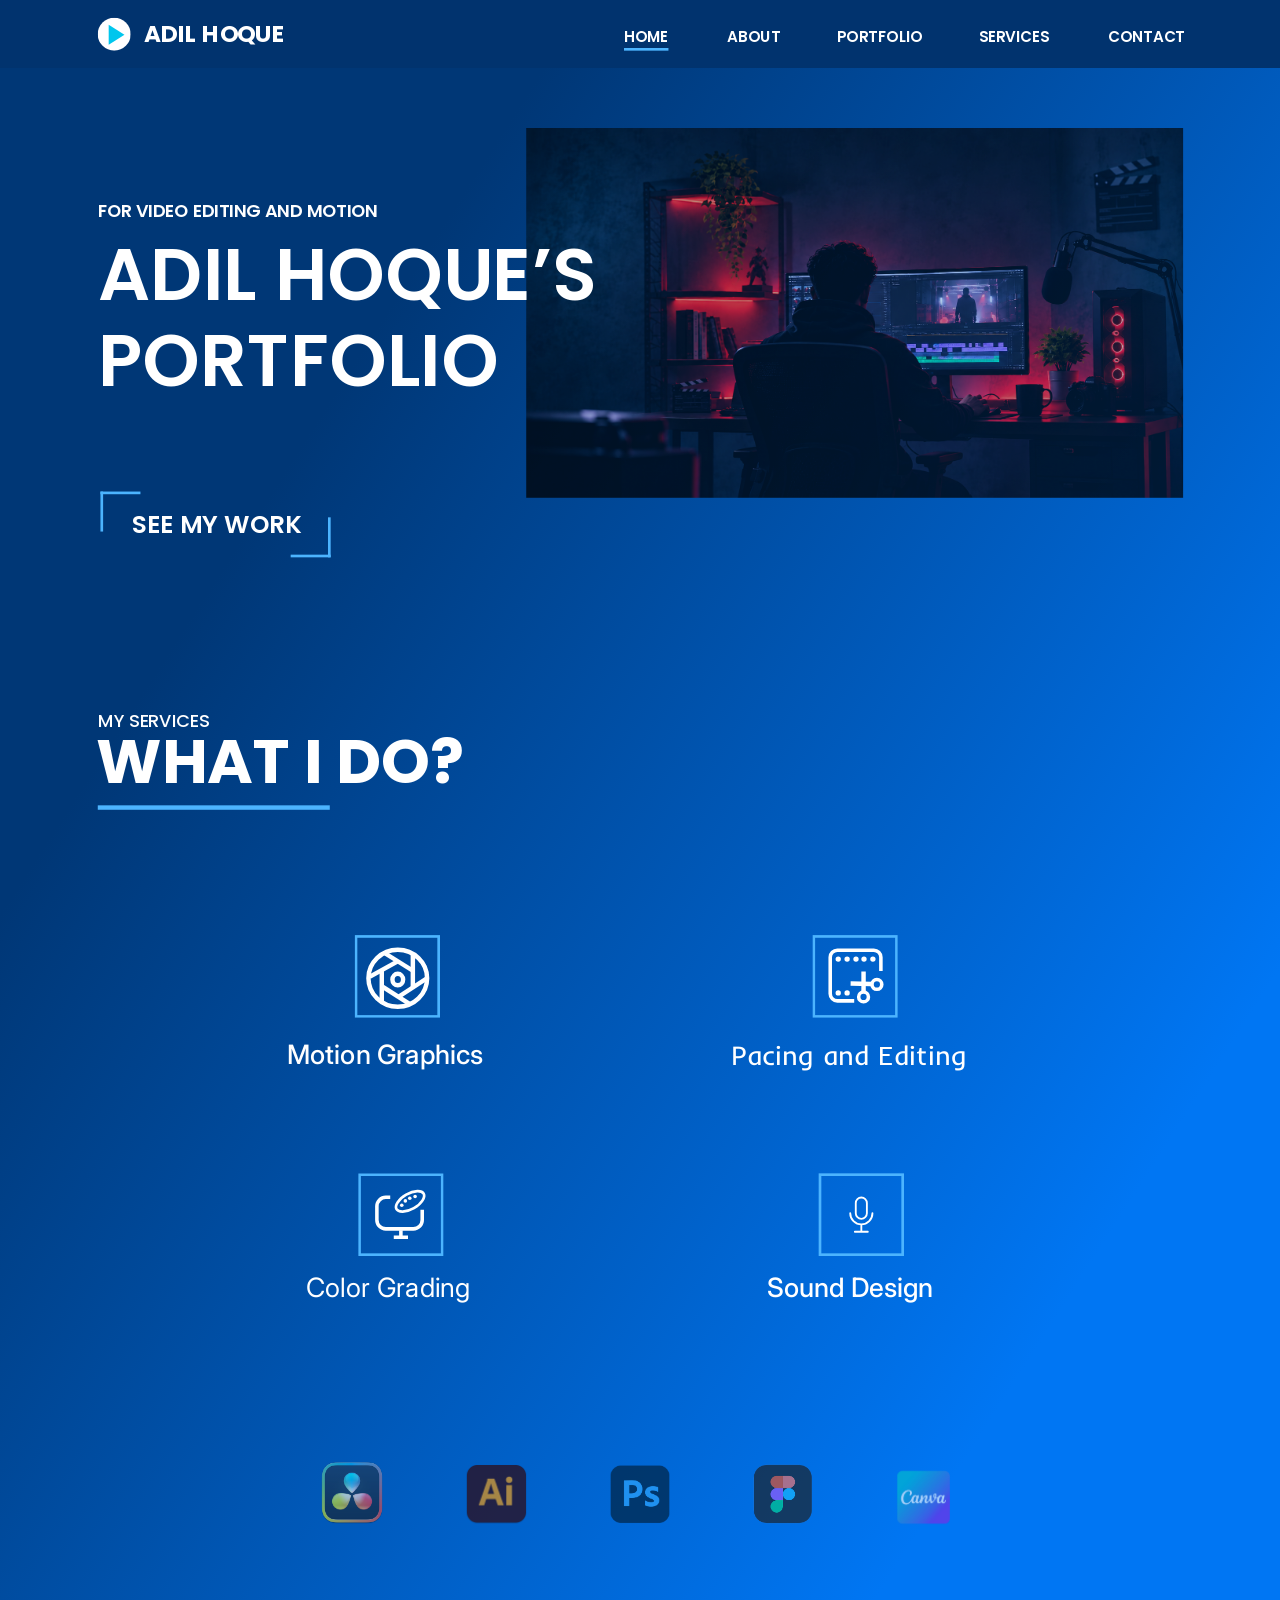
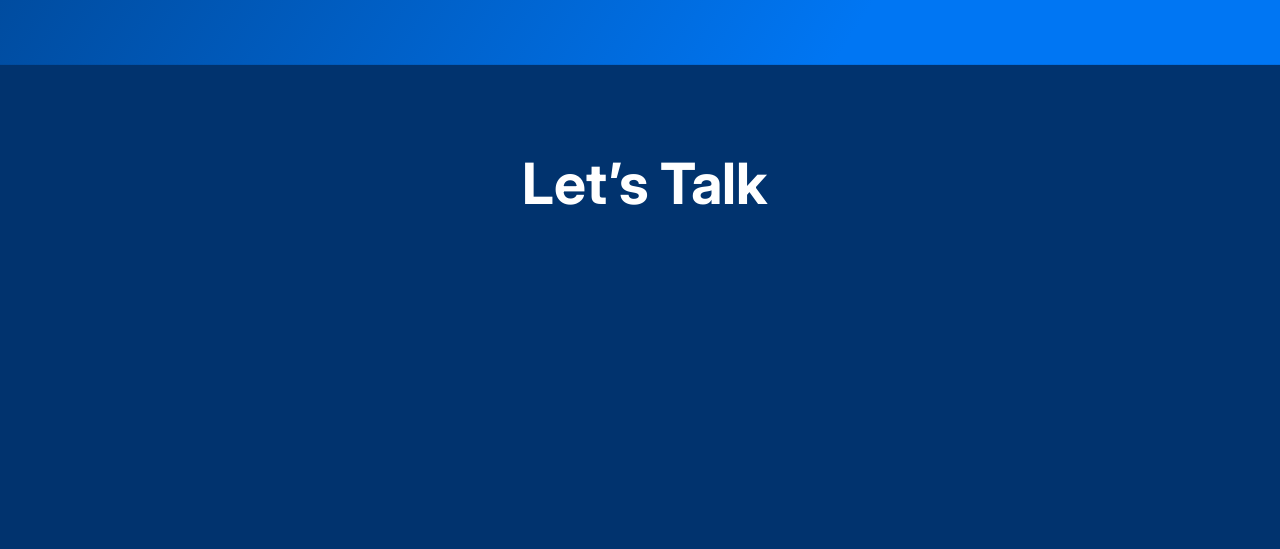
<file: index.html>
<!DOCTYPE html>
<html lang="en">
<head>
<meta charset="UTF-8">
<meta name="viewport" content="width=device-width, initial-scale=1">
<title>Adil Hoque | Video Editing Portfolio</title>
<link rel="preconnect" href="https://fonts.googleapis.com">
<link rel="preconnect" href="https://fonts.gstatic.com" crossorigin>
<link href="https://fonts.googleapis.com/css2?family=Inder&family=Inter:wght@400;500;700&family=Poppins:wght@400;500;600;700&display=swap" rel="stylesheet">
<style>
  /* Everything below is measured from your Figma frame "Desktop - 1" (1440 px wide).
     --l = distance from left, --t = distance from top, both in Figma pixels.
     A small script at the bottom scales the whole page to fit the screen. */
  :root { --blue: #4cb4fe; --navy: #01336e; --k: 1; }
  * { box-sizing: border-box; margin: 0; padding: 0; }
  body { background: var(--navy); color: #fff; font-family: "Poppins", Arial, sans-serif; overflow-x: hidden; }
  a { color: inherit; text-decoration: none; }
  svg { display: block; }

  /* Full-width colour bands: header bar, blue gradient, dark footer */
  .bands {
    height: calc(2418px * var(--k));
    background:
      linear-gradient(var(--navy), var(--navy)) 0 0 / 100% calc(77px * var(--k)) no-repeat,
      linear-gradient(122.7deg, #003776 25%, #0076f3 81%) 0 0 / 100% calc(1873px * var(--k)) no-repeat,
      var(--navy);
  }
  .wrap { position: relative; margin: 0 auto; width: calc(1440px * var(--k)); height: calc(2418px * var(--k)); }
  .stage { position: absolute; left: 0; top: 0; width: 1440px; height: 2418px; transform: scale(var(--k)); transform-origin: 0 0; }

  .abs { position: absolute; left: calc(var(--l) * 1px); top: calc(var(--t) * 1px); white-space: nowrap; line-height: normal; }
  .nav { font-size: 17px; font-weight: 600; }
  :focus-visible { outline: 2px solid var(--blue); outline-offset: 4px; }

  /* Picture slots: show your exported file if it exists, otherwise the drawn stand-in */
  .has-img > :not(img) { display: none; }
  .has-img { background: none !important; border: 0 !important; }
  .slot img { position: absolute; inset: 0; width: 100%; height: 100%; object-fit: cover; }

  .hero-img { width: 739px; height: 416px; opacity: .75; background: linear-gradient(150deg, #0b1633, #3a1740 60%, #7a1f3d); }
  .bracket { position: absolute; width: 45px; height: 45px; border: 3px solid var(--blue); }
  .box { position: absolute; left: calc(var(--l) * 1px); top: calc(var(--t) * 1px); width: 96px; height: 93px; border: 3px solid var(--blue); display: grid; place-items: center; }
  .box svg { fill: none; stroke: #fff; stroke-width: 2; stroke-linecap: round; stroke-linejoin: round; }
  .label { font-size: 30px; font-family: "Inter", Arial, sans-serif; }

  .tool { opacity: .65; border-radius: 18%; display: grid; place-items: center; font-weight: 700; }
  .tool svg { width: 60%; height: 60%; }
  .line { fill: none; stroke: #fff; stroke-width: 2; stroke-linecap: round; stroke-linejoin: round; }
  .info { font-size: 20px; font-weight: 400; }

  /* ===== MOTION: short, soft, and switched off for people who prefer reduced motion ===== */
  @keyframes rise { from { opacity: 0; transform: translateY(16px); } }
  @keyframes settle { from { opacity: 0; transform: scale(1.03); } }
  .rise { animation: rise .9s cubic-bezier(.2,.7,.2,1) backwards; animation-delay: var(--d, 0s); }
  .hero-img { animation: settle 1.3s ease-out backwards; }
  .js .reveal { opacity: 0; }
  .js .reveal.in { opacity: 1; animation: rise .8s cubic-bezier(.2,.7,.2,1) backwards; animation-delay: var(--d, 0s); }
  .js .tool.reveal.in { opacity: .65; }

  .nav::after { content: ""; position: absolute; left: 0; right: 0; bottom: -3px; height: 3px; background: var(--blue); transform: scaleX(0); transform-origin: left; transition: transform .3s ease; }
  .nav:hover::after, .nav:focus-visible::after, .nav[aria-current="page"]::after { transform: scaleX(1); }

  .bracket { transition: width .3s ease, height .3s ease; }
  a:hover > .bracket, a:focus-visible > .bracket { width: 56px; height: 56px; }

  .ico { transition: transform .3s ease, filter .3s ease; }
  .ico:hover { transform: translateY(-4px); filter: drop-shadow(0 6px 14px rgba(76,180,254,.4)); }

  .tool { transition: opacity .3s ease, transform .3s ease; }
  .tool:hover { transform: scale(1.08); opacity: 1; }
  .js .tool.reveal.in:hover { opacity: 1; }

  .soc { transition: transform .3s ease, box-shadow .3s ease; }
  .soc:hover, .soc:focus-visible { transform: translateY(-3px); box-shadow: 0 8px 18px rgba(0,0,0,.3); }

  .info { transition: color .25s ease; }
  a.info:hover, a.info:focus-visible { color: var(--blue); }

  @media (prefers-reduced-motion: reduce) {
    *, *::before, *::after { animation: none !important; transition: none !important; }
    .js .reveal { opacity: 1; }
    .js .tool.reveal { opacity: .65; }
  }
</style>
<script>document.documentElement.classList.add("js")</script>
</head>
<body>
<div class="bands" id="bands"><div class="wrap" id="wrap"><div class="stage">

  <!-- TOP MENU -->
  <a class="abs" href="index.html" style="--l:110;--t:20" aria-label="Adil Hoque home"><svg width="37" height="37" viewBox="0 0 37 37" fill="none" aria-hidden="true"><circle cx="18.5" cy="18.5" r="18.5" fill="#FFFEFF"/><path d="M17.75 11.25L0 22.5V0L17.75 11.25Z" fill="#01C6ED" transform="translate(12.29 7.92)"/></svg></a>
  <a class="abs" href="index.html" style="--l:162;--t:19;font-size:26px;font-weight:700">ADIL HOQUE</a>
  <a class="abs nav" href="index.html" aria-current="page" style="--l:702;--t:28">HOME</a>
  <a class="abs nav" href="about.html" style="--l:818;--t:28">ABOUT</a>
  <a class="abs nav" href="portfolio.html" style="--l:942;--t:28">PORTFOLIO</a>
  <a class="abs nav" href="#services" style="--l:1101;--t:28">SERVICES</a>
  <a class="abs nav" href="contact.html" style="--l:1247;--t:28">CONTACT</a>

  <!-- HERO -->
  <div class="abs slot hero-img" style="--l:592;--t:144"><img class="asset" src="assets/hero.png" alt="Adil Hoque at his editing desk"></div>
  <p class="abs rise" style="--d:.1s;--l:110;--t:222;font-size:20px;font-weight:600">FOR VIDEO EDITING AND MOTION</p>
  <h1 class="abs rise" style="--d:.2s;--l:110;--t:247;font-size:82px;font-weight:600">ADIL HOQUE’S</h1>
  <p class="abs rise" style="--d:.3s;--l:110;--t:344;font-size:82px;font-weight:600">PORTFOLIO</p>
  <a class="abs rise" href="portfolio.html" style="--d:.5s;--l:113;--t:553;width:259px;height:74px" aria-label="See my work">
    <span class="bracket" style="left:0;top:0;border-right:0;border-bottom:0"></span>
    <span class="bracket" style="right:0;bottom:0;border-left:0;border-top:0"></span>
    <span style="position:absolute;left:36px;top:17px;font-size:28px;font-weight:600">SEE MY WORK</span>
  </a>

  <!-- SERVICES -->
  <section id="services">
    <p class="abs reveal" style="--d:0s;--l:110;--t:796;font-size:20px;font-weight:500">MY SERVICES</p>
    <h2 class="abs reveal" style="--d:.08s;--l:108;--t:804;font-size:70px;font-weight:700">WHAT I DO?</h2>
    <div class="abs reveal" style="--d:.16s;--l:110;--t:906;width:261px;height:5px;background:var(--blue)"></div>

    <svg class="abs ico reveal" style="--d:.1s;--l:399;--t:1052" width="96" height="93" viewBox="0 0 96 93" fill="none" aria-hidden="true"><path d="M48.5 16.5C66.7932 16.5 81.5 30.8937 81.5 48.5C81.5 66.1063 66.7932 80.5 48.5 80.5C30.2068 80.5 15.5 66.1063 15.5 48.5C15.5 30.8937 30.2068 16.5 48.5 16.5Z" stroke="white" stroke-width="5"/>
<line y1="-2.5" x2="39.6502" y2="-2.5" transform="matrix(-0.83624 0.548363 -0.58521 -0.810882 80.3105 46.2047)" stroke="white" stroke-width="5"/>
<line y1="-2.5" x2="38.4679" y2="-2.5" transform="matrix(-0.0011971 0.999999 -0.999999 -0.00108771 62.9908 21.1169)" stroke="white" stroke-width="5"/>
<line y1="-2.5" x2="35.5069" y2="-2.5" transform="matrix(-0.843292 -0.537455 0.574245 -0.818683 63.0591 75.323)" stroke="white" stroke-width="5"/>
<line x1="30.5" y1="74" x2="30.5" y2="40" stroke="white" stroke-width="5"/>
<line y1="-2.5" x2="35.602" y2="-2.5" transform="matrix(0.875063 -0.484008 0.519974 0.854182 18 49.2317)" stroke="white" stroke-width="5"/>
<line y1="-2.5" x2="35.5194" y2="-2.5" transform="matrix(0.847548 0.530718 -0.567454 0.823405 33.1166 22.7896)" stroke="white" stroke-width="5"/>
<path d="M48.5 43.5C51.681 43.5 54.5 46.2736 54.5 50C54.5 53.7264 51.681 56.5 48.5 56.5C45.319 56.5 42.5 53.7264 42.5 50C42.5 46.2736 45.319 43.5 48.5 43.5Z" stroke="white" stroke-width="5"/>
<rect x="1.5" y="1.5" width="93" height="90" stroke="#4CB4FE" stroke-width="3"/></svg>
    <p class="abs label reveal" style="--d:.1s;--l:323;--t:1168;font-weight:500">Motion Graphics</p>

    <svg class="abs ico reveal" style="--d:.2s;--l:914;--t:1052" width="96" height="93" viewBox="0 0 96 93" fill="none" aria-hidden="true"><path d="M46.9732 74H28C23.5817 74 20 70.4183 20 66V25C20 20.5817 23.5817 17 28 17H69C73.4183 17 77 20.5817 77 25V40.5" stroke="white" stroke-width="4"/>
<circle cx="29" cy="27" r="3" fill="white"/><circle cx="29" cy="65" r="3" fill="white"/><circle cx="39" cy="27" r="3" fill="white"/><circle cx="39" cy="65" r="3" fill="white"/><circle cx="49" cy="27" r="3" fill="white"/><circle cx="58" cy="27" r="3" fill="white"/><circle cx="68" cy="27" r="3" fill="white"/>
<circle cx="57.5" cy="69.5" r="5.5" stroke="white" stroke-width="4"/>
<circle cx="72.5" cy="55.5" r="5.5" stroke="white" stroke-width="4"/>
<line x1="57.5" y1="64" x2="57.5" y2="41" stroke="white" stroke-width="5"/>
<line x1="65.9327" y1="55.0564" x2="42.9394" y2="54.4992" stroke="white" stroke-width="5"/>
<rect x="1.5" y="1.5" width="93" height="90" stroke="#4CB4FE" stroke-width="3"/></svg>
    <p class="abs label reveal" style="--d:.2s;--l:822;--t:1168;font-family:'Inder','Inter',sans-serif">Pacing and Editing</p>

    <svg class="abs ico reveal" style="--d:.1s;--l:403;--t:1320" width="96" height="93" viewBox="0 0 96 93" fill="none" aria-hidden="true"><path d="M36 27H31C25.4772 27 21 31.4772 21 37V52.5C21 58.0228 25.4772 62.5 31 62.5H62C67.5228 62.5 72 58.0228 72 52.5V41" stroke="white" stroke-width="4"/>
<path d="M53.9966 24.0025C58.4075 21.4833 62.8851 20.1996 66.5143 20.101C70.2146 20.0006 72.6254 21.1131 73.6205 22.8553C74.6155 24.5975 74.3489 27.2392 72.3824 30.3754C70.4536 33.4511 67.073 36.6556 62.6621 39.1749C58.2512 41.6941 53.7736 42.9777 50.1444 43.0763C46.4438 43.1769 44.0324 42.0648 43.0374 40.3225C42.0423 38.5803 42.3096 35.9383 44.2763 32.802C46.2052 29.7262 49.5857 26.5217 53.9966 24.0025Z" stroke="white" stroke-width="3"/>
<circle cx="49" cy="36" r="2" fill="#FFFDFD"/><circle cx="53" cy="31" r="2" fill="#FFFDFD"/><circle cx="58" cy="28" r="2" fill="#FFFDFD"/><circle cx="64" cy="26" r="2" fill="#FFFDFD"/>
<line x1="48" y1="64" x2="48" y2="74" stroke="white" stroke-width="4"/>
<line x1="56" y1="72" x2="40" y2="72" stroke="white" stroke-width="4"/>
<rect x="1.5" y="1.5" width="93" height="90" stroke="#4CB4FE" stroke-width="3"/></svg>
    <p class="abs label reveal" style="--d:.1s;--l:344;--t:1430;font-weight:400">Color Grading</p>

    <div class="box ico reveal" style="--d:.2s;--l:921;--t:1320"><svg width="50" height="68" viewBox="0 0 48 48" aria-hidden="true"><rect x="18" y="5" width="12" height="23" rx="6"/><path d="M12 22a12 12 0 0 0 24 0M24 34v8M17 42h14"/></svg></div>
    <p class="abs label reveal" style="--d:.2s;--l:863;--t:1430;font-weight:500">Sound Design</p>
  </section>

  <!-- SOFTWARE LOGOS (opacity .65 as in Figma) -->
  <div class="abs slot tool reveal" style="--d:0.00s;--l:354;--t:1637;width:84px;height:84px" title="DaVinci Resolve"><img class="asset" src="assets/davinci.png" alt=""><svg viewBox="0 0 84 84" style="width:100%;height:100%"><defs><linearGradient id="dvRim" x1="0" y1="0" x2="1" y2="1"><stop offset="0" stop-color="#8fe3b0"/><stop offset=".35" stop-color="#f3e58a"/><stop offset=".65" stop-color="#f4a6b8"/><stop offset="1" stop-color="#7cc4f5"/></linearGradient></defs><rect x="2" y="2" width="80" height="80" rx="16" fill="#3a4147" stroke="url(#dvRim)" stroke-width="4"/><circle cx="42" cy="28" r="12" fill="#f0627f"/><circle cx="31" cy="48" r="12" fill="#8fd16a"/><circle cx="53" cy="48" r="12" fill="#4aa8f2"/><circle cx="42" cy="42" r="5" fill="#3a4147"/></svg></div>
  <div class="abs slot tool reveal" style="--d:0.08s;--l:523;--t:1647;width:71px;height:71px;background:#2b1204;color:#ff9a00;font-size:28px" title="Adobe Illustrator"><img class="asset" src="assets/ai.png" alt=""><span>Ai</span></div>
  <div class="abs slot tool reveal" style="--d:0.16s;--l:687;--t:1648;width:66px;height:66px;background:#001e36;color:#31a8ff;font-size:26px" title="Adobe Photoshop"><img class="asset" src="assets/ps.png" alt=""><span>Ps</span></div>
  <div class="abs slot tool reveal" style="--d:0.24s;--l:840;--t:1642;width:81px;height:78px;background:#1e1e1e" title="Figma"><img class="asset" src="assets/figma.png" alt=""><svg viewBox="0 0 24 24"><path d="M8 2h4v6H8a3 3 0 0 1 0-6z" fill="#f24e1e"/><path d="M12 2h4a3 3 0 0 1 0 6h-4z" fill="#ff7262"/><path d="M8 8h4v6H8a3 3 0 0 1 0-6z" fill="#a259ff"/><circle cx="15" cy="11" r="3" fill="#1abcfe"/><circle cx="9" cy="17" r="3" fill="#0acf83"/></svg></div>
  <div class="abs slot tool reveal" style="--d:0.32s;--l:1004;--t:1654;width:69px;height:61px;background:linear-gradient(135deg,#00c4cc,#7d2ae8);font-size:17px;font-style:italic" title="Canva"><img class="asset" src="assets/canva.png" alt=""><span>Canva</span></div>

  <!-- CONTACT FOOTER -->
  <section id="contact">
    <h2 class="abs reveal" style="--d:0s;--l:587;--t:1968;font-family:'Inter',Arial,sans-serif;font-size:64px;font-weight:700">Let’s Talk</h2>
    <!-- TODO: put your real LinkedIn and Instagram links in the two href="#" below -->
    <a class="abs soc reveal" href="#" aria-label="LinkedIn" style="--d:.1s;--l:649;--t:2096;width:48px;height:47px;background:#0a66c2;border-radius:4px;font-family:'Inter',Arial,sans-serif;font-size:40px;font-weight:700;text-align:center;line-height:47px">in</a>
    <a class="abs soc reveal" href="#" aria-label="Instagram" style="--d:.18s;--l:765;--t:2096"><svg width="49" height="48" viewBox="0 0 49 48" fill="none"><rect width="48.0444" height="48" rx="10" fill="url(#igGrad)"/><rect x="8.15594" y="7.08337" width="32.8002" height="33.8333" rx="6.25" stroke="white" stroke-width="3.5"/><path d="M24.0223 16.6833C28.0692 16.6834 31.3474 19.9606 31.3475 23.9998C31.3475 28.0391 28.0693 31.3171 24.0223 31.3171C19.9753 31.3171 16.6971 28.0391 16.6971 23.9998C16.6973 19.9605 19.9754 16.6833 24.0223 16.6833Z" stroke="white" stroke-width="3.5"/><ellipse cx="34.1649" cy="14.9334" rx="2.13531" ry="2.13333" fill="white"/><defs><linearGradient id="igGrad" x1="4.80445" y1="3.2" x2="48.003" y2="48.0399" gradientUnits="userSpaceOnUse"><stop offset="0.0874141" stop-color="#980CE9"/><stop offset="0.465167" stop-color="#FF219B"/><stop offset="0.793025" stop-color="#FF2E6F"/><stop offset="1" stop-color="#FE9430"/></linearGradient></defs></svg></a>

    <svg class="abs line reveal" style="--d:.25s;--l:262;--t:2234;width:40px;height:40px" viewBox="0 0 24 24"><path d="M5 4h4l2 5-2.500 1.500a11 11 0 0 0 5 5L15 13l5 2v4a2 2 0 0 1-2 2A16 16 0 0 1 3 6a2 2 0 0 1 2-2z"/></svg>
    <a class="abs info reveal" href="tel:+916001947021" style="--d:.25s;--l:308;--t:2239">+91 6001947021</a>
    <svg class="abs line reveal" style="--d:.33s;--l:525;--t:2237;width:34px;height:34px" viewBox="0 0 24 24"><rect x="3" y="5" width="18" height="14" rx="2"/><path d="M3 7l9 6 9-6"/></svg>
    <a class="abs info reveal" href="mailto:adil.hq.2002@gmail.com" style="--d:.33s;--l:572;--t:2237">adil.hq.2002@gmail.com</a>
    <svg class="abs line reveal" style="--d:.41s;--l:885;--t:2240;width:27px;height:27px" viewBox="0 0 24 24"><path d="M12 22s-7-6.200-7-12a7 7 0 0 1 14 0c0 5.800-7 12-7 12z"/><circle cx="12" cy="10" r="2.500"/></svg>
    <p class="abs info reveal" style="--d:.41s;--l:920;--t:2237">Nagaon, Assam (782003) India</p>
  </section>

</div></div></div>

<script>
  // Scale the 1440 px design to fit the screen (never bigger than 1440)
  function fit() { document.documentElement.style.setProperty('--k', Math.min(window.innerWidth, 1440) / 1440); }
  fit(); window.addEventListener('resize', fit);

  // If you add your exported images to the assets folder, they replace the drawn stand-ins
  document.querySelectorAll('img.asset').forEach(function (img) {
    var mark = function () { img.parentNode.classList.add('has-img'); };
    if (img.complete && img.naturalWidth) mark();
    img.addEventListener('load', mark);
    img.addEventListener('error', function () { img.remove(); });
  });

  // Fade items in the first time they scroll into view
  var items = document.querySelectorAll('.reveal');
  if ('IntersectionObserver' in window) {
    var io = new IntersectionObserver(function (entries) {
      entries.forEach(function (e) { if (e.isIntersecting) { e.target.classList.add('in'); io.unobserve(e.target); } });
    }, { threshold: 0.15 });
    items.forEach(function (el) { io.observe(el); });
  } else {
    items.forEach(function (el) { el.classList.add('in'); });
  }
</script>
</body>
</html>
</file>
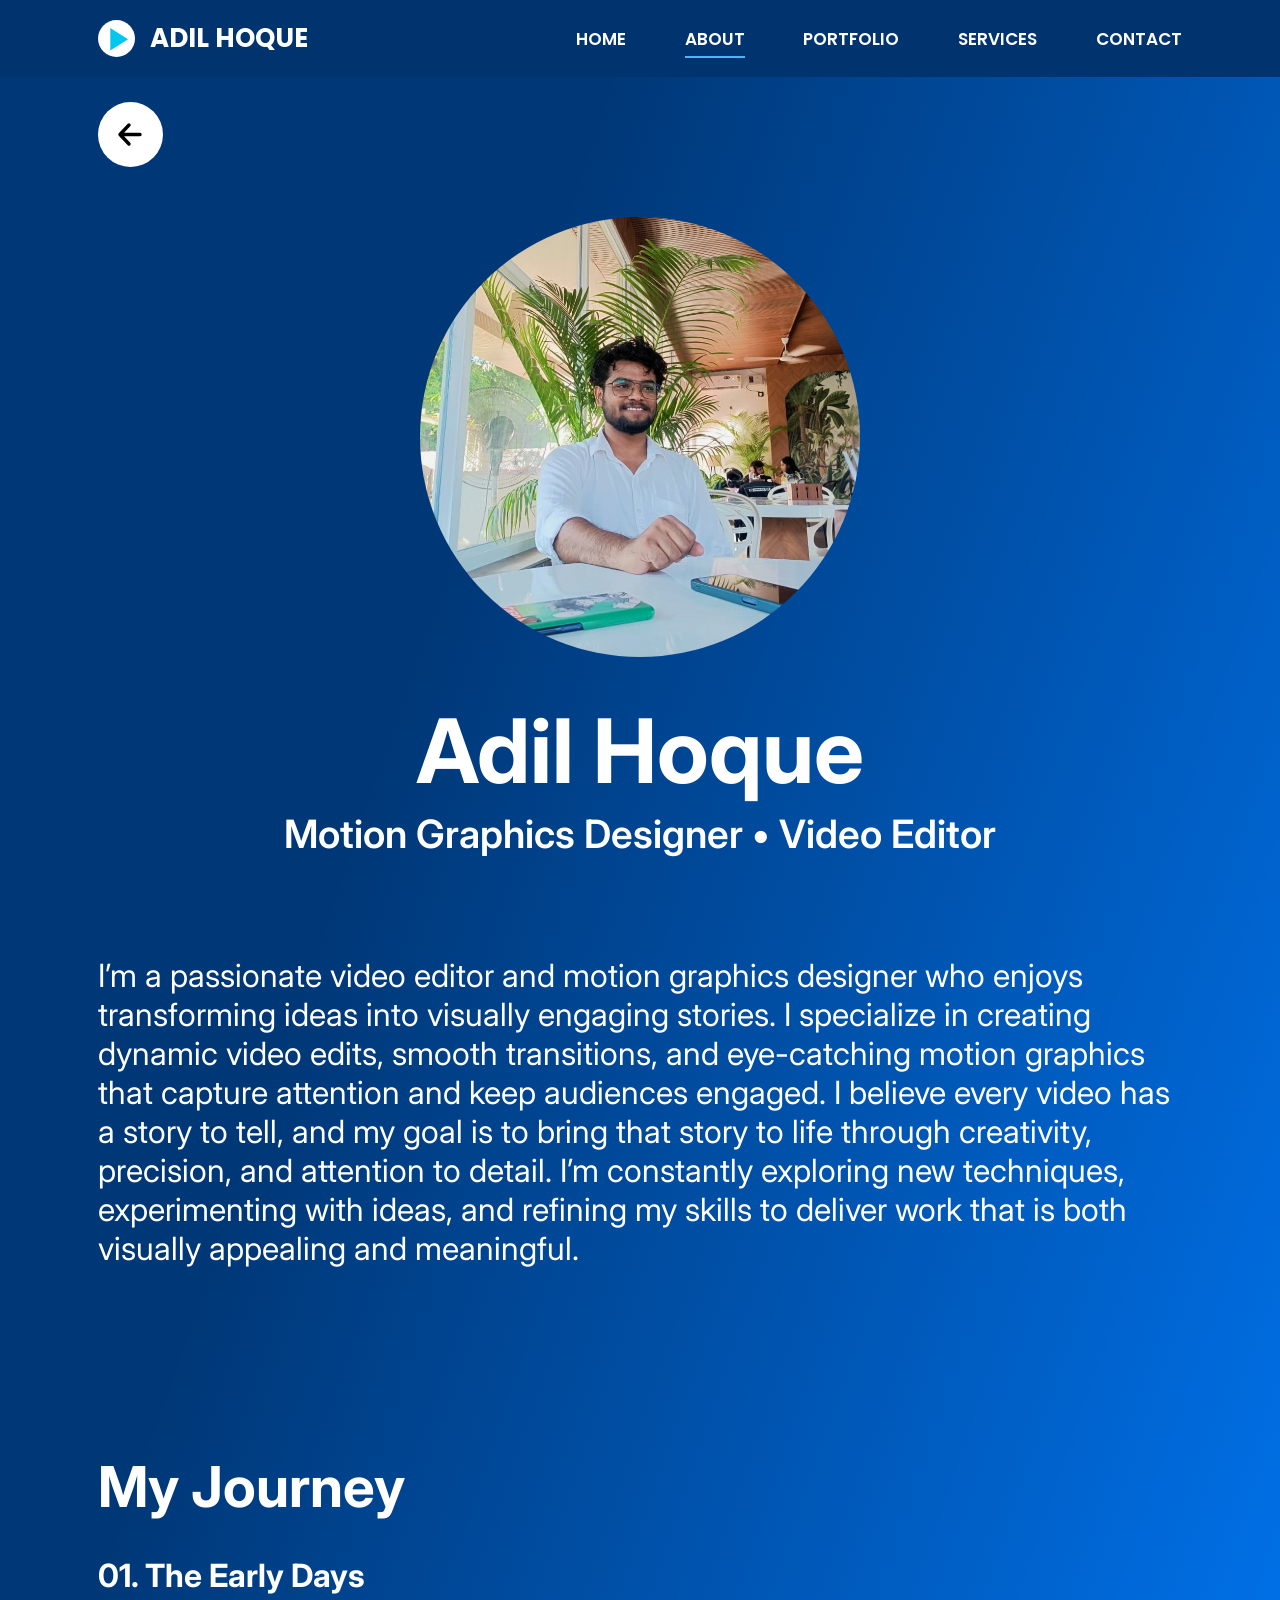
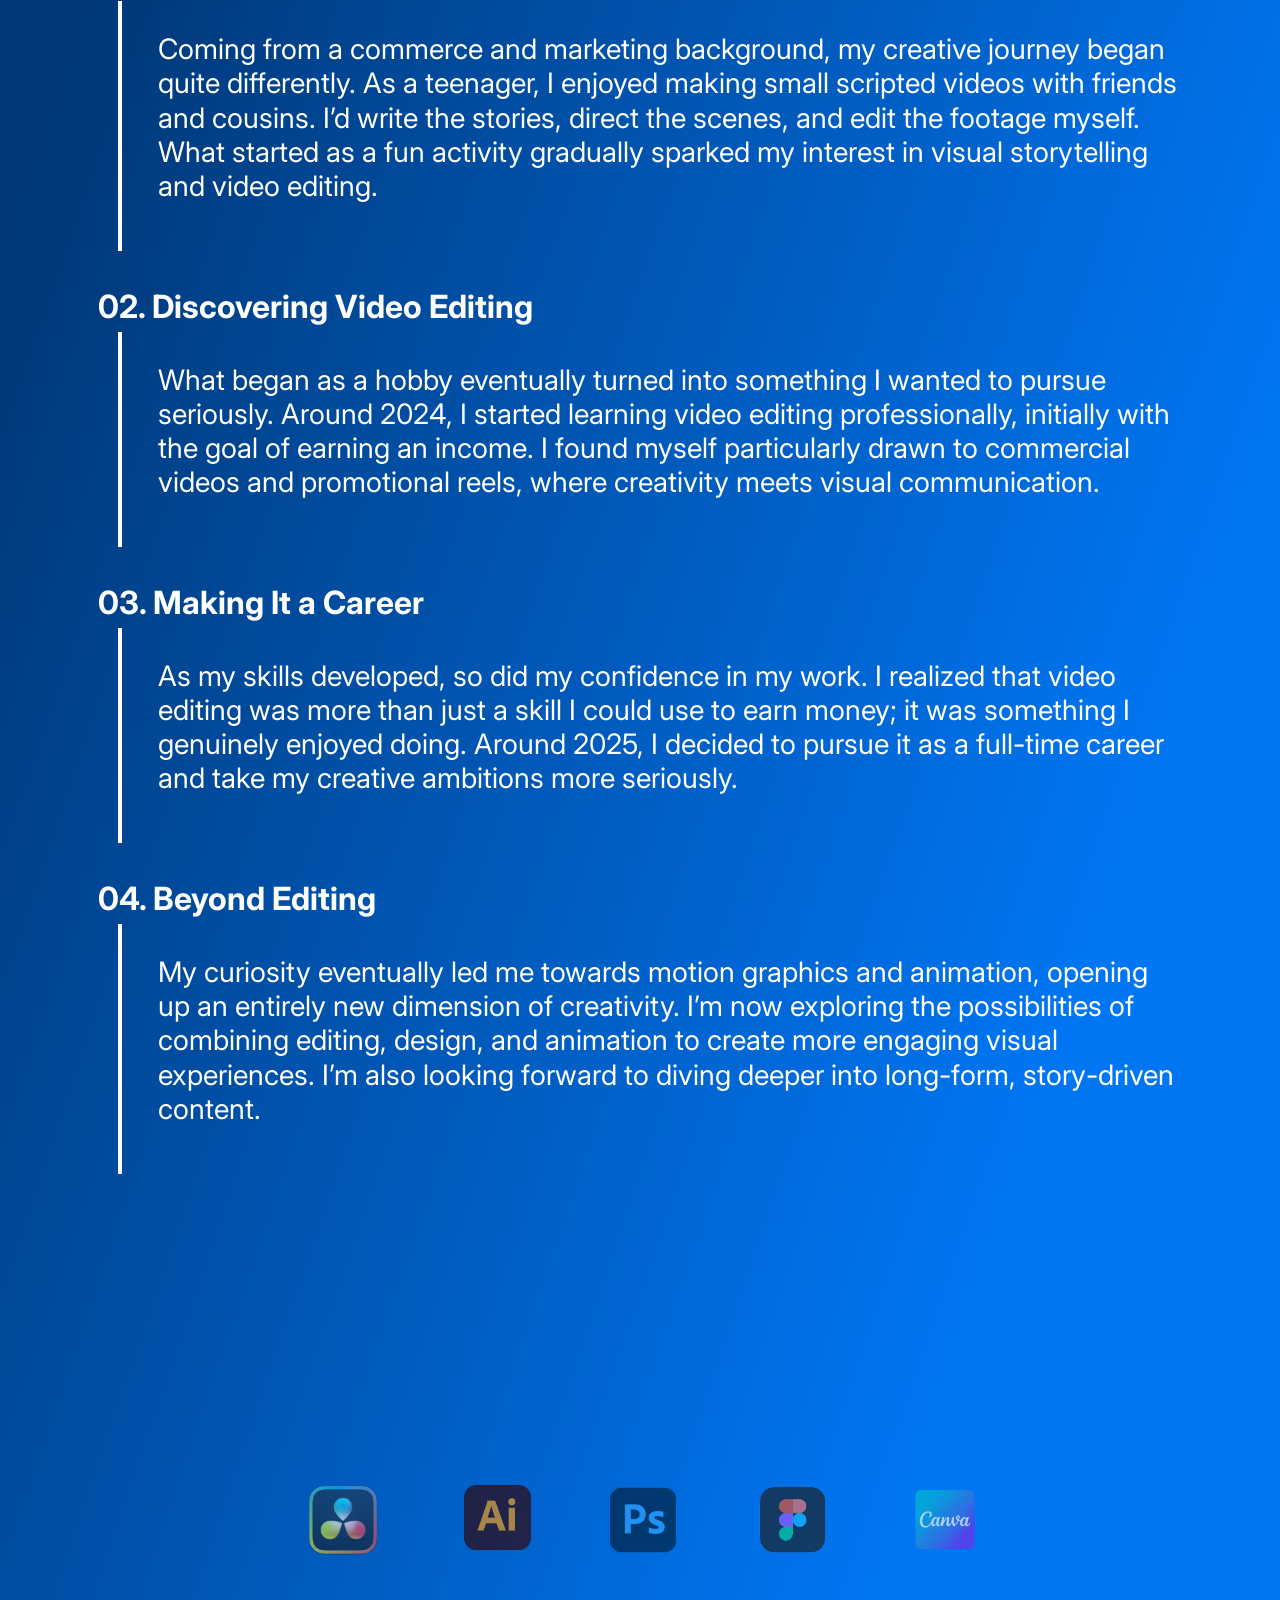
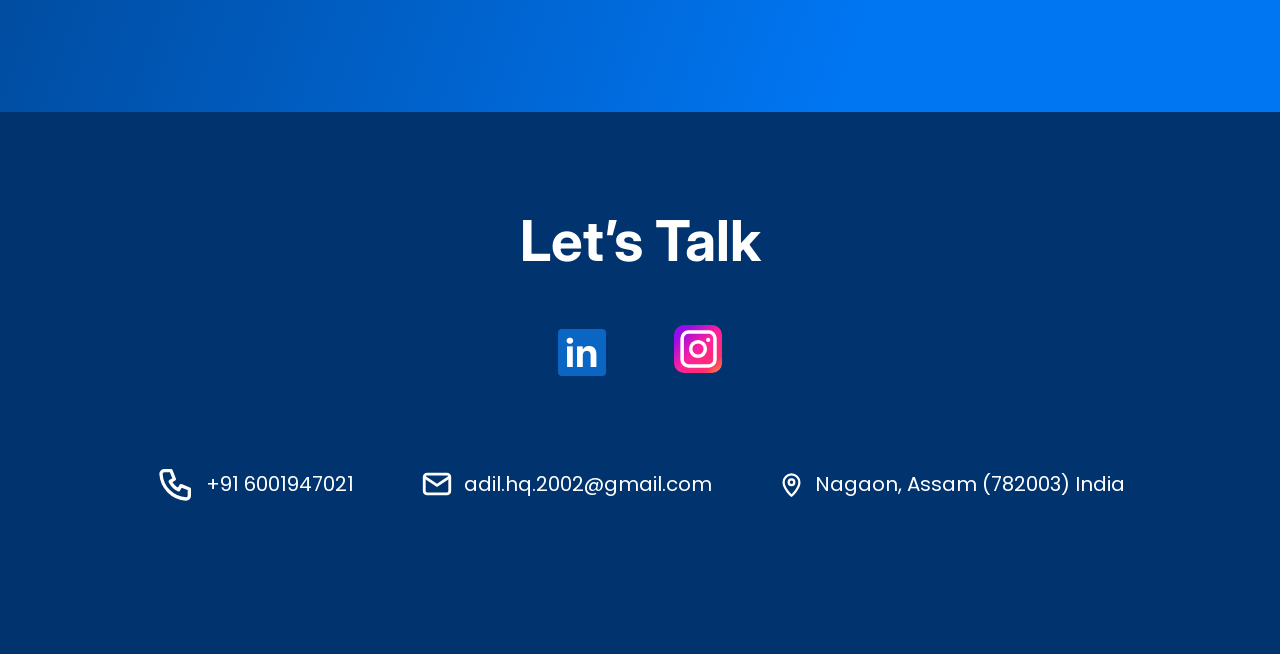
<file: about.html>
<!doctype html>
<html lang="en">
<head>
<meta charset="utf-8">
<meta name="viewport" content="width=device-width, initial-scale=1">
<title>About | Adil Hoque</title>
<meta name="description" content="About Adil Hoque, motion graphics designer and video editor from Nagaon, Assam.">
<meta name="theme-color" content="#01336e">
<script>document.documentElement.classList.add('js');</script>
<link rel="preconnect" href="https://fonts.googleapis.com">
<link rel="preconnect" href="https://fonts.gstatic.com" crossorigin>
<link href="https://fonts.googleapis.com/css2?family=Inter:wght@400;500;600;700&family=Poppins:wght@100;200;300;400;500;600;700&display=swap" rel="stylesheet">
<link rel="stylesheet" href="css/styles.css">
</head>
<body>
<header class="nav">
  <div class="container nav__in">
    <a class="logo" href="index.html" aria-label="Adil Hoque, home"><svg viewBox="0 0 37 37" fill="none" aria-hidden="true"><circle cx="18.5" cy="18.5" r="18.5" fill="#FFFEFF"/><path d="M17.75 11.25L0 22.5V0L17.75 11.25Z" fill="#01C6ED" transform="translate(12.29 7.92)"/></svg><span>ADIL HOQUE</span></a>
    <button class="nav__toggle" type="button" aria-label="Menu" aria-expanded="false" aria-controls="menu"><span></span></button>
    <nav aria-label="Main">
      <ul class="nav__links" id="menu">
        <li><a href="index.html">HOME</a></li>
        <li><a href="about.html" aria-current="page">ABOUT</a></li>
        <li><a href="portfolio.html">PORTFOLIO</a></li>
        <li><a href="index.html#services">SERVICES</a></li>
        <li><a href="contact.html">CONTACT</a></li>
      </ul>
    </nav>
  </div>
</header>
<main class="page page--about page-main">
  <a class="back" href="index.html" aria-label="Back to home"><img src="assets/icon-back.svg" width="65" height="65" alt=""></a>
  <section class="ab">
    <div class="container">
      <div class="ab__top">
        <img class="ab__photo anim" src="assets/about-photo.png" width="440" height="440" alt="Portrait of Adil Hoque">
        <h1 class="ab__name anim" style="--d:120ms">Adil Hoque</h1>
        <p class="ab__role anim" style="--d:220ms">Motion Graphics Designer • Video Editor</p>
      </div>
      <p class="ab__bio" data-reveal>I’m a passionate video editor and motion graphics designer who enjoys transforming ideas into visually engaging stories. I specialize in creating dynamic video edits, smooth transitions, and eye-catching motion graphics that capture attention and keep audiences engaged. I believe every video has a story to tell, and my goal is to bring that story to life through creativity, precision, and attention to detail. I’m constantly exploring new techniques, experimenting with ideas, and refining my skills to deliver work that is both visually appealing and meaningful.</p>

      <section class="journey" aria-labelledby="journey-title">
        <h2 class="journey__title" id="journey-title" data-reveal>My Journey</h2>
      <div class="tl" data-reveal>
        <h3 class="tl__head">01. The Early Days</h3>
        <div class="tl__body"><p>Coming from a commerce and marketing background, my creative journey began quite differently. As a teenager, I enjoyed making small scripted videos with friends and cousins. I’d write the stories, direct the scenes, and edit the footage myself. What started as a fun activity gradually sparked my interest in visual storytelling and video editing.</p></div>
      </div>
      <div class="tl" data-reveal>
        <h3 class="tl__head">02. Discovering Video Editing</h3>
        <div class="tl__body"><p>What began as a hobby eventually turned into something I wanted to pursue seriously. Around 2024, I started learning video editing professionally, initially with the goal of earning an income. I found myself particularly drawn to commercial videos and promotional reels, where creativity meets visual communication.</p></div>
      </div>
      <div class="tl" data-reveal>
        <h3 class="tl__head">03. Making It a Career</h3>
        <div class="tl__body"><p>As my skills developed, so did my confidence in my work. I realized that video editing was more than just a skill I could use to earn money; it was something I genuinely enjoyed doing. Around 2025, I decided to pursue it as a full-time career and take my creative ambitions more seriously.</p></div>
      </div>
      <div class="tl" data-reveal>
        <h3 class="tl__head">04. Beyond Editing</h3>
        <div class="tl__body"><p>My curiosity eventually led me towards motion graphics and animation, opening up an entirely new dimension of creativity. I’m now exploring the possibilities of combining editing, design, and animation to create more engaging visual experiences. I’m also looking forward to diving deeper into long-form, story-driven content.</p></div>
      </div>
      </section>
    </div>
  </section>

  <section class="tools" aria-label="Tools I use">
  <div class="container">
    <div class="tools__row" data-reveal data-stagger>
      <div class="slot tool" style="width:84px;height:84px" title="DaVinci Resolve"><img class="asset" src="assets/davinci.png" alt=""><svg viewBox="0 0 84 84" style="width:100%;height:100%"><defs><linearGradient id="dvRim" x1="0" y1="0" x2="1" y2="1"><stop offset="0" stop-color="#8fe3b0"/><stop offset=".35" stop-color="#f3e58a"/><stop offset=".65" stop-color="#f4a6b8"/><stop offset="1" stop-color="#7cc4f5"/></linearGradient></defs><rect x="2" y="2" width="80" height="80" rx="16" fill="#3a4147" stroke="url(#dvRim)" stroke-width="4"/><circle cx="42" cy="28" r="12" fill="#f0627f"/><circle cx="31" cy="48" r="12" fill="#8fd16a"/><circle cx="53" cy="48" r="12" fill="#4aa8f2"/><circle cx="42" cy="42" r="5" fill="#3a4147"/></svg></div>
      <div class="slot tool" style="width:71px;height:71px;background:#2b1204;color:#ff9a00;font-size:28px" title="Adobe Illustrator"><img class="asset" src="assets/ai.png" alt=""><span>Ai</span></div>
      <div class="slot tool" style="width:66px;height:66px;background:#001e36;color:#31a8ff;font-size:26px" title="Adobe Photoshop"><img class="asset" src="assets/ps.png" alt=""><span>Ps</span></div>
      <div class="slot tool" style="width:81px;height:78px;background:#1e1e1e" title="Figma"><img class="asset" src="assets/figma.png" alt=""><svg viewBox="0 0 24 24"><path d="M8 2h4v6H8a3 3 0 0 1 0-6z" fill="#f24e1e"/><path d="M12 2h4a3 3 0 0 1 0 6h-4z" fill="#ff7262"/><path d="M8 8h4v6H8a3 3 0 0 1 0-6z" fill="#a259ff"/><circle cx="15" cy="11" r="3" fill="#1abcfe"/><circle cx="9" cy="17" r="3" fill="#0acf83"/></svg></div>
      <div class="slot tool" style="width:69px;height:61px;background:linear-gradient(135deg,#00c4cc,#7d2ae8);font-size:17px;font-style:italic" title="Canva"><img class="asset" src="assets/canva.png" alt=""><span>Canva</span></div>
    </div>
  </div>
</section>
</main>
<footer class="footer" id="contact-footer">
  <div class="container">
    <h2 class="footer__title" data-reveal>Let’s Talk</h2>
    <div class="footer__social" data-reveal style="--d:100ms">
      <!-- TODO: put your real LinkedIn and Instagram links in the two href="#" below -->
      <a class="soc" href="#" target="_blank" rel="noopener" aria-label="LinkedIn"><span class="in-badge">in</span></a>
      <a class="soc" href="#" target="_blank" rel="noopener" aria-label="Instagram"><svg width="49" height="48" viewBox="0 0 49 48" fill="none" aria-hidden="true"><rect width="48.0444" height="48" rx="10" fill="url(#igGrad)"/><rect x="8.15594" y="7.08337" width="32.8002" height="33.8333" rx="6.25" stroke="white" stroke-width="3.5"/><path d="M24.0223 16.6833C28.0692 16.6834 31.3474 19.9606 31.3475 23.9998C31.3475 28.0391 28.0693 31.3171 24.0223 31.3171C19.9753 31.3171 16.6971 28.0391 16.6971 23.9998C16.6973 19.9605 19.9754 16.6833 24.0223 16.6833Z" stroke="white" stroke-width="3.5"/><ellipse cx="34.1649" cy="14.9334" rx="2.13531" ry="2.13333" fill="white"/><defs><linearGradient id="igGrad" x1="4.80445" y1="3.2" x2="48.003" y2="48.0399" gradientUnits="userSpaceOnUse"><stop offset="0.0874141" stop-color="#980CE9"/><stop offset="0.465167" stop-color="#FF219B"/><stop offset="0.793025" stop-color="#FF2E6F"/><stop offset="1" stop-color="#FE9430"/></linearGradient></defs></svg></a>
    </div>
    <ul class="footer__contact" data-reveal style="--d:200ms">
      <li><svg class="line" width="40" height="40" viewBox="0 0 24 24" aria-hidden="true"><path d="M5 4h4l2 5-2.500 1.500a11 11 0 0 0 5 5L15 13l5 2v4a2 2 0 0 1-2 2A16 16 0 0 1 3 6a2 2 0 0 1 2-2z"/></svg><a href="tel:+916001947021">+91 6001947021</a></li>
      <li><svg class="line" width="34" height="34" viewBox="0 0 24 24" aria-hidden="true"><rect x="3" y="5" width="18" height="14" rx="2"/><path d="M3 7l9 6 9-6"/></svg><a href="mailto:adil.hq.2002@gmail.com">adil.hq.2002@gmail.com</a></li>
      <li><svg class="line" width="27" height="27" viewBox="0 0 24 24" aria-hidden="true"><path d="M12 22s-7-6.200-7-12a7 7 0 0 1 14 0c0 5.800-7 12-7 12z"/><circle cx="12" cy="10" r="2.500"/></svg><span>Nagaon, Assam (782003) India</span></li>
    </ul>
  </div>
</footer>
<script src="js/main.js"></script>
</body>
</html>
</file>
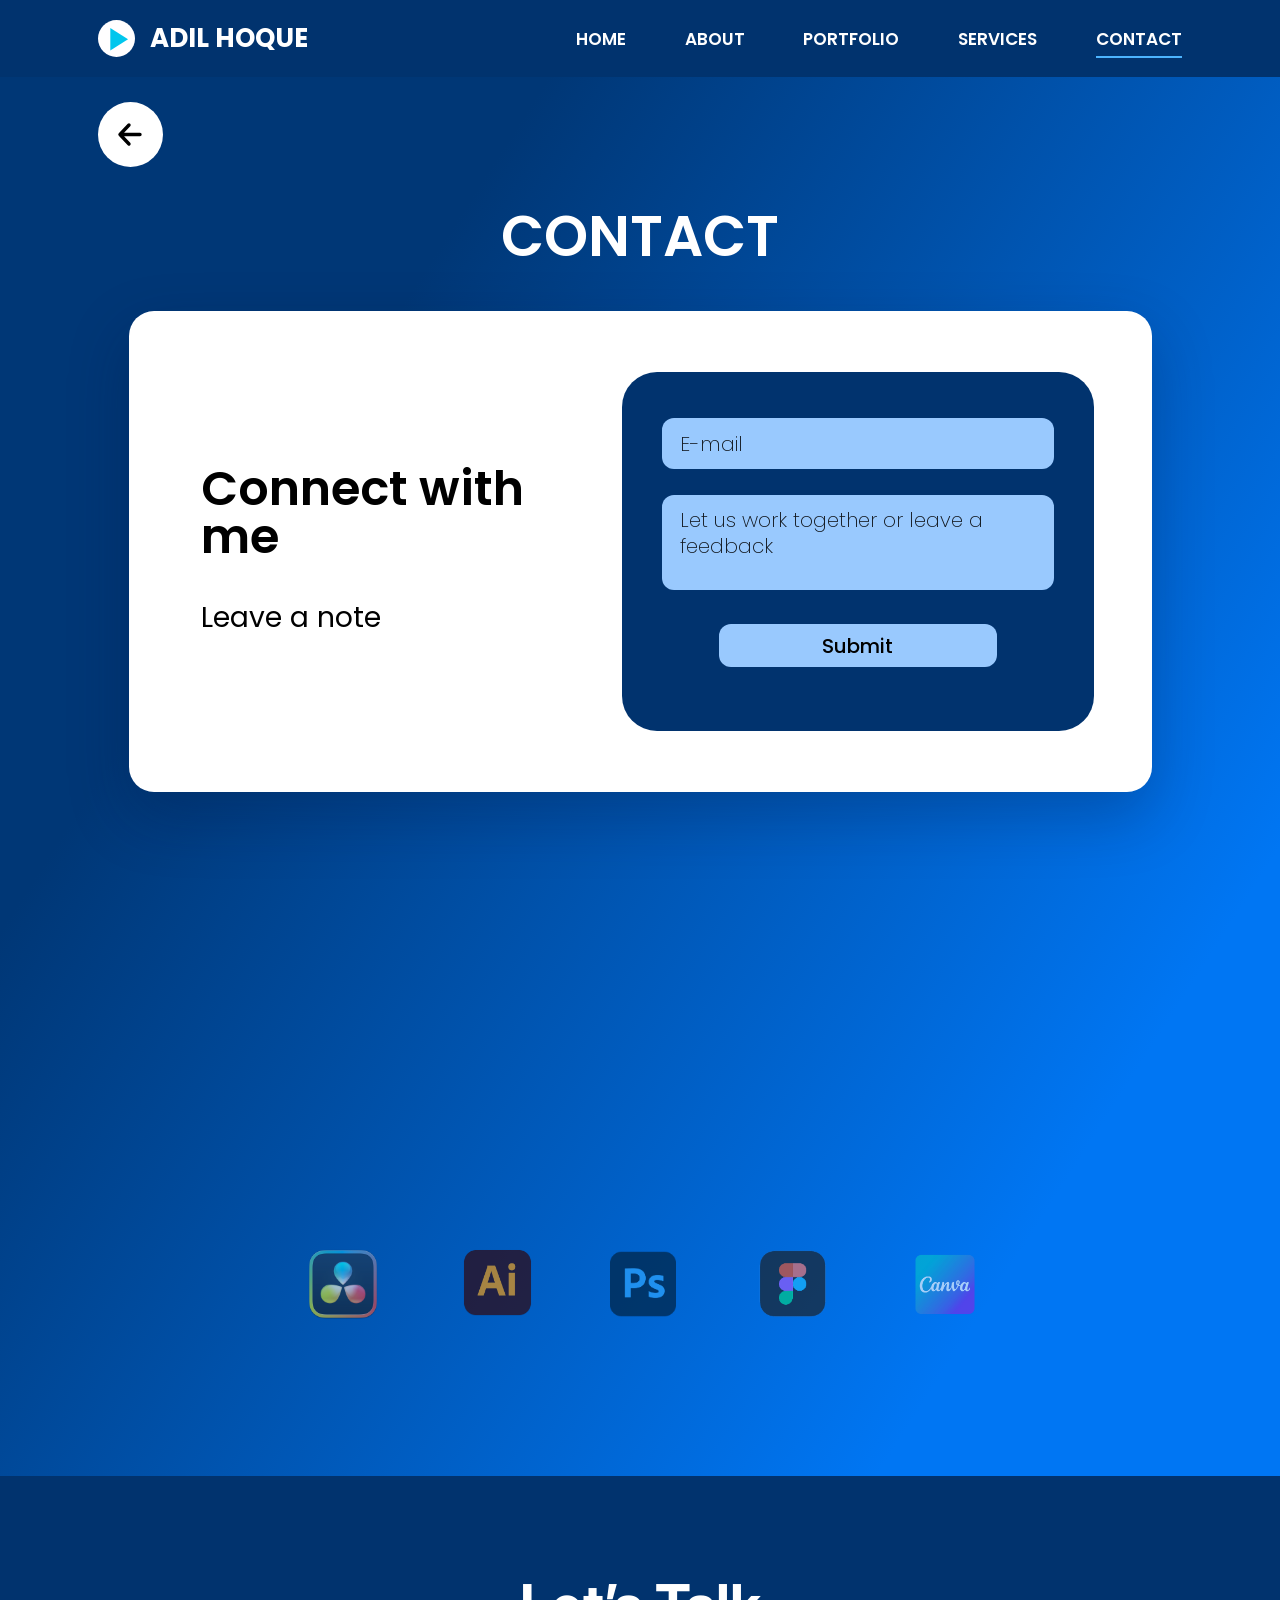
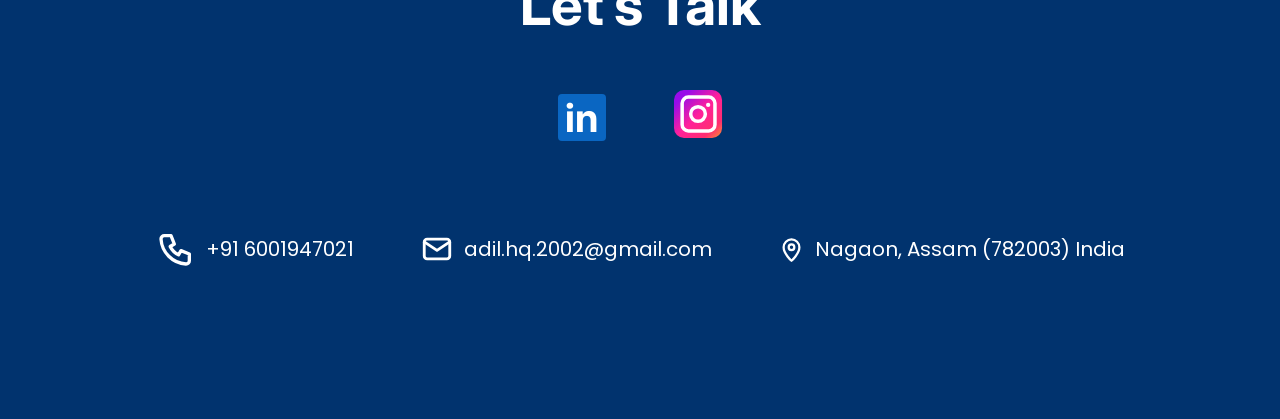
<file: contact.html>
<!doctype html>
<html lang="en">
<head>
<meta charset="utf-8">
<meta name="viewport" content="width=device-width, initial-scale=1">
<title>Contact | Adil Hoque</title>
<meta name="description" content="Get in touch with Adil Hoque for video editing and motion graphics work.">
<meta name="theme-color" content="#01336e">
<script>document.documentElement.classList.add('js');</script>
<link rel="preconnect" href="https://fonts.googleapis.com">
<link rel="preconnect" href="https://fonts.gstatic.com" crossorigin>
<link href="https://fonts.googleapis.com/css2?family=Inter:wght@400;500;600;700&family=Poppins:wght@100;200;300;400;500;600;700&display=swap" rel="stylesheet">
<link rel="stylesheet" href="css/styles.css">
</head>
<body>
<header class="nav">
  <div class="container nav__in">
    <a class="logo" href="index.html" aria-label="Adil Hoque, home"><svg viewBox="0 0 37 37" fill="none" aria-hidden="true"><circle cx="18.5" cy="18.5" r="18.5" fill="#FFFEFF"/><path d="M17.75 11.25L0 22.5V0L17.75 11.25Z" fill="#01C6ED" transform="translate(12.29 7.92)"/></svg><span>ADIL HOQUE</span></a>
    <button class="nav__toggle" type="button" aria-label="Menu" aria-expanded="false" aria-controls="menu"><span></span></button>
    <nav aria-label="Main">
      <ul class="nav__links" id="menu">
        <li><a href="index.html">HOME</a></li>
        <li><a href="about.html">ABOUT</a></li>
        <li><a href="portfolio.html">PORTFOLIO</a></li>
        <li><a href="index.html#services">SERVICES</a></li>
        <li><a href="contact.html" aria-current="page">CONTACT</a></li>
      </ul>
    </nav>
  </div>
</header>
<main class="page page-main">
  <a class="back" href="index.html" aria-label="Back to home"><img src="assets/icon-back.svg" width="65" height="65" alt=""></a>
  <section class="ct">
    <div class="container">
      <h1 class="ct__title anim">CONTACT</h1>
      <div class="ct__card" data-reveal>
        <div>
          <p class="ct__lead">Connect with me</p>
          <p class="ct__note">Leave a note</p>
        </div>
        <!-- To send messages straight to your inbox: make a free form at formspree.io,
             then replace YOUR_FORM_ID in the action below with the ID they give you. -->
        <form class="ct__form" id="contactForm" action="https://formspree.io/f/YOUR_FORM_ID" method="post" data-email="adil.hq.2002@gmail.com" novalidate>
          <input type="email" name="email" placeholder="E-mail" aria-label="Your email" autocomplete="email" required>
          <textarea name="message" placeholder="Let us work together or leave a feedback" aria-label="Your message" required></textarea>
          <button class="ct__submit" type="submit">Submit</button>
          <p class="ct__status" id="formStatus" role="status" aria-live="polite"></p>
        </form>
      </div>
    </div>
  </section>

  <section class="tools" aria-label="Tools I use">
  <div class="container">
    <div class="tools__row" data-reveal data-stagger>
      <div class="slot tool" style="width:84px;height:84px" title="DaVinci Resolve"><img class="asset" src="assets/davinci.png" alt=""><svg viewBox="0 0 84 84" style="width:100%;height:100%"><defs><linearGradient id="dvRim" x1="0" y1="0" x2="1" y2="1"><stop offset="0" stop-color="#8fe3b0"/><stop offset=".35" stop-color="#f3e58a"/><stop offset=".65" stop-color="#f4a6b8"/><stop offset="1" stop-color="#7cc4f5"/></linearGradient></defs><rect x="2" y="2" width="80" height="80" rx="16" fill="#3a4147" stroke="url(#dvRim)" stroke-width="4"/><circle cx="42" cy="28" r="12" fill="#f0627f"/><circle cx="31" cy="48" r="12" fill="#8fd16a"/><circle cx="53" cy="48" r="12" fill="#4aa8f2"/><circle cx="42" cy="42" r="5" fill="#3a4147"/></svg></div>
      <div class="slot tool" style="width:71px;height:71px;background:#2b1204;color:#ff9a00;font-size:28px" title="Adobe Illustrator"><img class="asset" src="assets/ai.png" alt=""><span>Ai</span></div>
      <div class="slot tool" style="width:66px;height:66px;background:#001e36;color:#31a8ff;font-size:26px" title="Adobe Photoshop"><img class="asset" src="assets/ps.png" alt=""><span>Ps</span></div>
      <div class="slot tool" style="width:81px;height:78px;background:#1e1e1e" title="Figma"><img class="asset" src="assets/figma.png" alt=""><svg viewBox="0 0 24 24"><path d="M8 2h4v6H8a3 3 0 0 1 0-6z" fill="#f24e1e"/><path d="M12 2h4a3 3 0 0 1 0 6h-4z" fill="#ff7262"/><path d="M8 8h4v6H8a3 3 0 0 1 0-6z" fill="#a259ff"/><circle cx="15" cy="11" r="3" fill="#1abcfe"/><circle cx="9" cy="17" r="3" fill="#0acf83"/></svg></div>
      <div class="slot tool" style="width:69px;height:61px;background:linear-gradient(135deg,#00c4cc,#7d2ae8);font-size:17px;font-style:italic" title="Canva"><img class="asset" src="assets/canva.png" alt=""><span>Canva</span></div>
    </div>
  </div>
</section>
</main>
<footer class="footer" id="contact-footer">
  <div class="container">
    <h2 class="footer__title" data-reveal>Let’s Talk</h2>
    <div class="footer__social" data-reveal style="--d:100ms">
      <!-- TODO: put your real LinkedIn and Instagram links in the two href="#" below -->
      <a class="soc" href="#" target="_blank" rel="noopener" aria-label="LinkedIn"><span class="in-badge">in</span></a>
      <a class="soc" href="#" target="_blank" rel="noopener" aria-label="Instagram"><svg width="49" height="48" viewBox="0 0 49 48" fill="none" aria-hidden="true"><rect width="48.0444" height="48" rx="10" fill="url(#igGrad)"/><rect x="8.15594" y="7.08337" width="32.8002" height="33.8333" rx="6.25" stroke="white" stroke-width="3.5"/><path d="M24.0223 16.6833C28.0692 16.6834 31.3474 19.9606 31.3475 23.9998C31.3475 28.0391 28.0693 31.3171 24.0223 31.3171C19.9753 31.3171 16.6971 28.0391 16.6971 23.9998C16.6973 19.9605 19.9754 16.6833 24.0223 16.6833Z" stroke="white" stroke-width="3.5"/><ellipse cx="34.1649" cy="14.9334" rx="2.13531" ry="2.13333" fill="white"/><defs><linearGradient id="igGrad" x1="4.80445" y1="3.2" x2="48.003" y2="48.0399" gradientUnits="userSpaceOnUse"><stop offset="0.0874141" stop-color="#980CE9"/><stop offset="0.465167" stop-color="#FF219B"/><stop offset="0.793025" stop-color="#FF2E6F"/><stop offset="1" stop-color="#FE9430"/></linearGradient></defs></svg></a>
    </div>
    <ul class="footer__contact" data-reveal style="--d:200ms">
      <li><svg class="line" width="40" height="40" viewBox="0 0 24 24" aria-hidden="true"><path d="M5 4h4l2 5-2.500 1.500a11 11 0 0 0 5 5L15 13l5 2v4a2 2 0 0 1-2 2A16 16 0 0 1 3 6a2 2 0 0 1 2-2z"/></svg><a href="tel:+916001947021">+91 6001947021</a></li>
      <li><svg class="line" width="34" height="34" viewBox="0 0 24 24" aria-hidden="true"><rect x="3" y="5" width="18" height="14" rx="2"/><path d="M3 7l9 6 9-6"/></svg><a href="mailto:adil.hq.2002@gmail.com">adil.hq.2002@gmail.com</a></li>
      <li><svg class="line" width="27" height="27" viewBox="0 0 24 24" aria-hidden="true"><path d="M12 22s-7-6.200-7-12a7 7 0 0 1 14 0c0 5.800-7 12-7 12z"/><circle cx="12" cy="10" r="2.500"/></svg><span>Nagaon, Assam (782003) India</span></li>
    </ul>
  </div>
</footer>
<script src="js/main.js"></script>
</body>
</html>
</file>
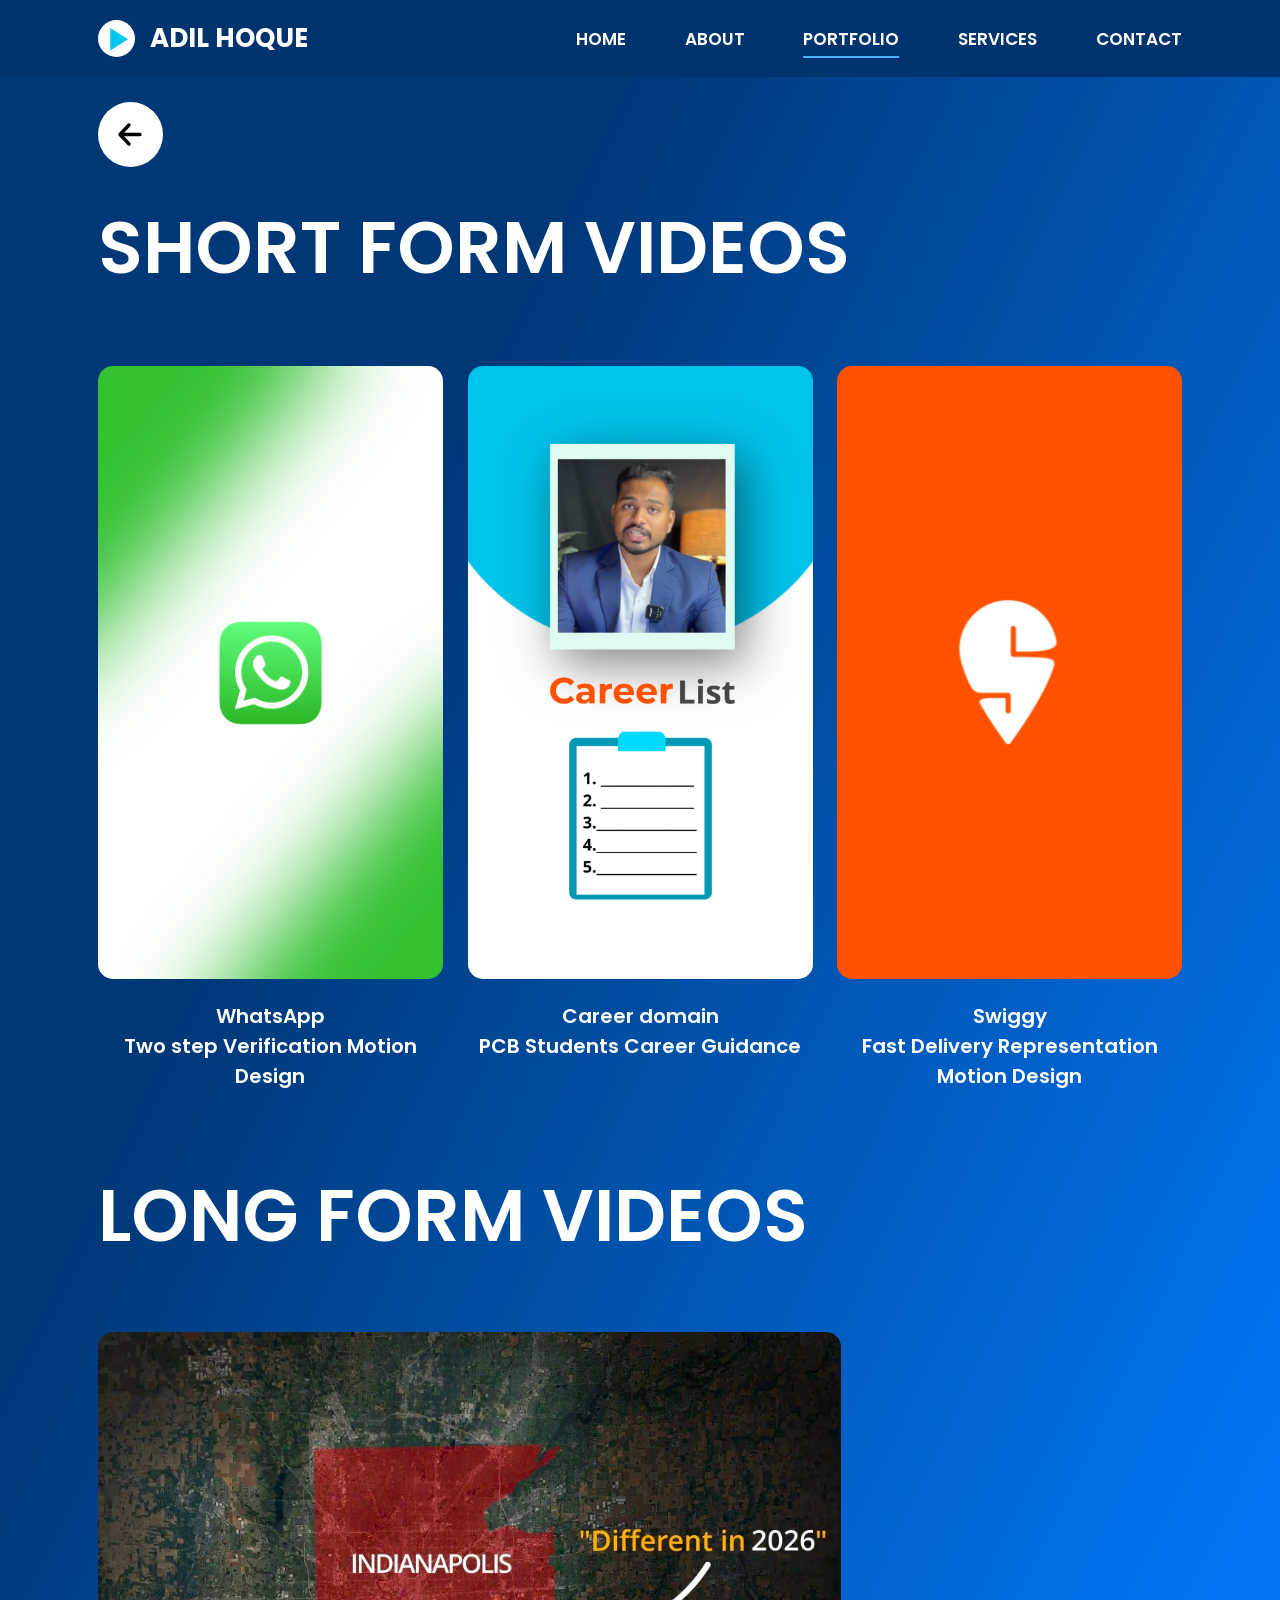
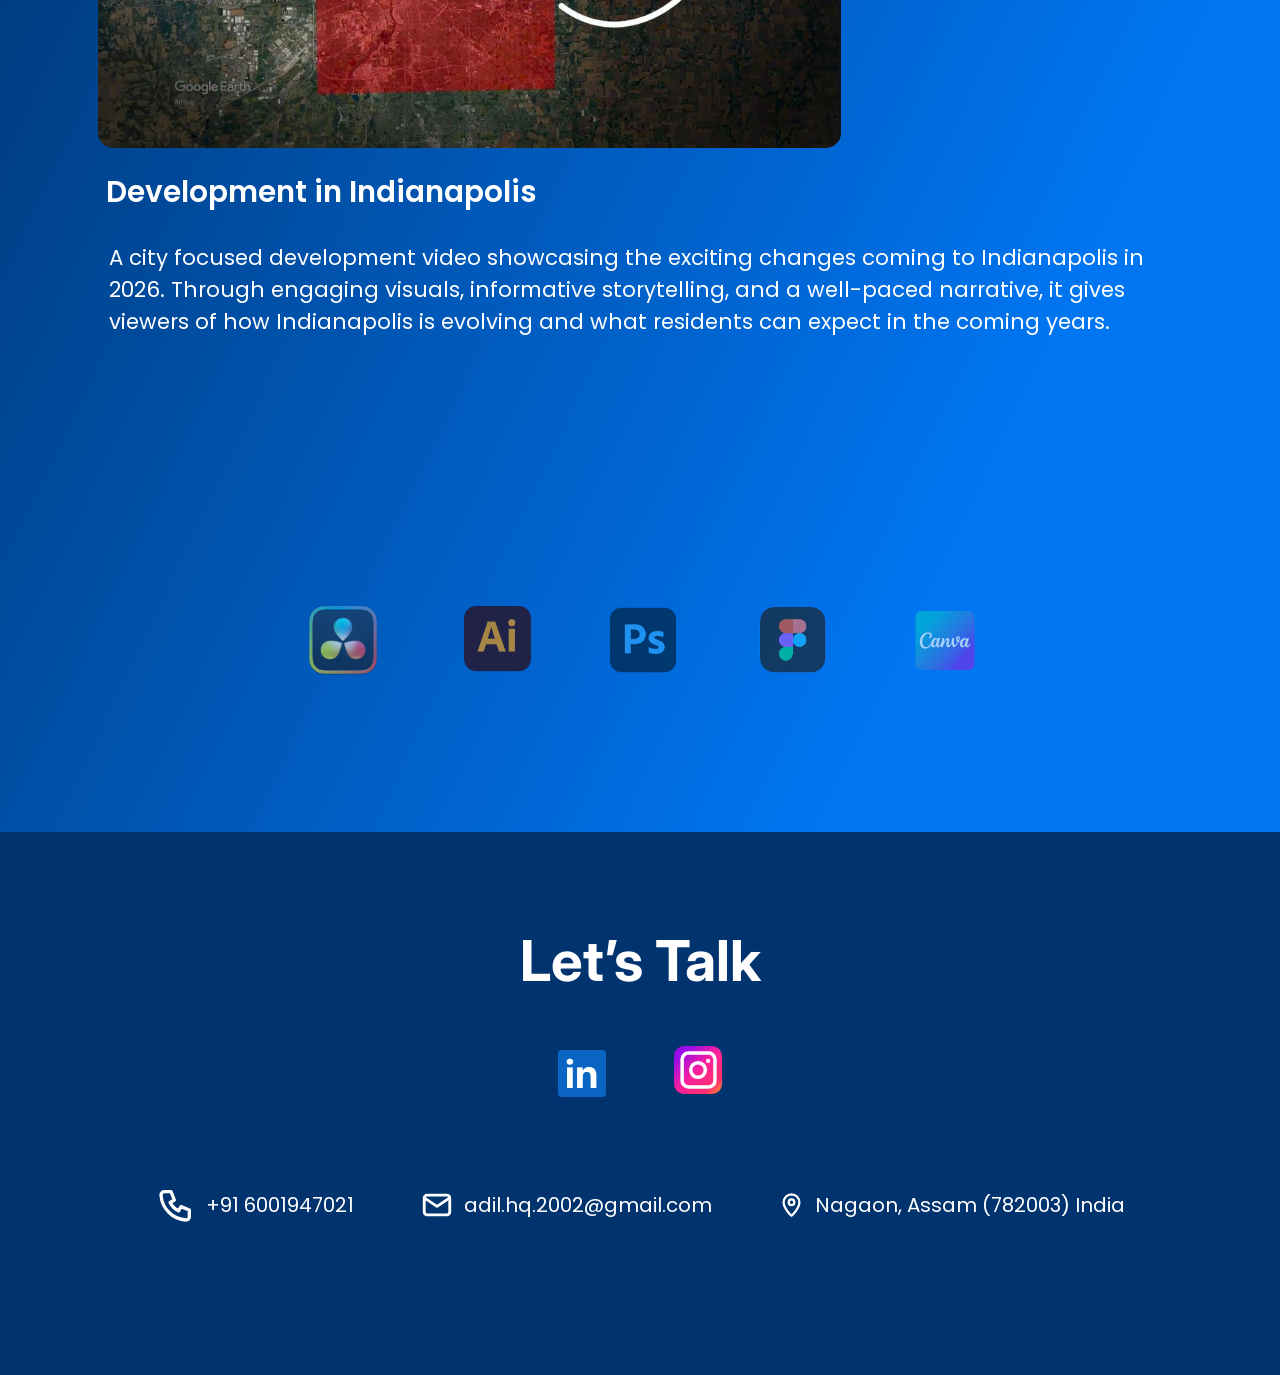
<file: portfolio.html>
<!doctype html>
<html lang="en">
<head>
<meta charset="utf-8">
<meta name="viewport" content="width=device-width, initial-scale=1">
<title>Portfolio | Adil Hoque</title>
<meta name="description" content="Short form and long form video work by Adil Hoque.">
<meta name="theme-color" content="#01336e">
<script>document.documentElement.classList.add('js');</script>
<link rel="preconnect" href="https://fonts.googleapis.com">
<link rel="preconnect" href="https://fonts.gstatic.com" crossorigin>
<link href="https://fonts.googleapis.com/css2?family=Inter:wght@400;500;600;700&family=Poppins:wght@100;200;300;400;500;600;700&display=swap" rel="stylesheet">
<link rel="stylesheet" href="css/styles.css">
</head>
<body>
<svg width="0" height="0" style="position:absolute" aria-hidden="true" focusable="false">
  <symbol id="i-play" viewBox="0 0 24 24"><path d="M8 5.5v13a1 1 0 0 0 1.5.86l10.5-6.5a1 1 0 0 0 0-1.72L9.5 4.64A1 1 0 0 0 8 5.5z" fill="currentColor"/></symbol>
  <symbol id="i-pause" viewBox="0 0 24 24"><rect x="6" y="5" width="4" height="14" rx="1" fill="currentColor"/><rect x="14" y="5" width="4" height="14" rx="1" fill="currentColor"/></symbol>
  <symbol id="i-vol" viewBox="0 0 24 24"><path d="M4 9.5v5h3.5l4.5 4v-13l-4.5 4H4z" fill="currentColor"/><path d="M15.5 8.5a5 5 0 0 1 0 7M18 6a8.5 8.5 0 0 1 0 12" stroke="currentColor" stroke-width="1.8" stroke-linecap="round" fill="none"/></symbol>
  <symbol id="i-mute" viewBox="0 0 24 24"><path d="M4 9.5v5h3.5l4.5 4v-13l-4.5 4H4z" fill="currentColor"/><path d="M16 9.5l5 5M21 9.5l-5 5" stroke="currentColor" stroke-width="1.8" stroke-linecap="round" fill="none"/></symbol>
  <symbol id="i-fs" viewBox="0 0 24 24"><path d="M4 9V4h5M20 9V4h-5M4 15v5h5M20 15v5h-5" stroke="currentColor" stroke-width="2" stroke-linecap="round" stroke-linejoin="round" fill="none"/></symbol>
  <symbol id="i-fs-exit" viewBox="0 0 24 24"><path d="M9 4v5H4M15 4v5h5M9 20v-5H4M15 20v-5h5" stroke="currentColor" stroke-width="2" stroke-linecap="round" stroke-linejoin="round" fill="none"/></symbol>
  <symbol id="i-close" viewBox="0 0 24 24"><path d="M6 6l12 12M18 6L6 18" stroke="currentColor" stroke-width="2" stroke-linecap="round" fill="none"/></symbol>
</svg>
<header class="nav">
  <div class="container nav__in">
    <a class="logo" href="index.html" aria-label="Adil Hoque, home"><svg viewBox="0 0 37 37" fill="none" aria-hidden="true"><circle cx="18.5" cy="18.5" r="18.5" fill="#FFFEFF"/><path d="M17.75 11.25L0 22.5V0L17.75 11.25Z" fill="#01C6ED" transform="translate(12.29 7.92)"/></svg><span>ADIL HOQUE</span></a>
    <button class="nav__toggle" type="button" aria-label="Menu" aria-expanded="false" aria-controls="menu"><span></span></button>
    <nav aria-label="Main">
      <ul class="nav__links" id="menu">
        <li><a href="index.html">HOME</a></li>
        <li><a href="about.html">ABOUT</a></li>
        <li><a href="portfolio.html" aria-current="page">PORTFOLIO</a></li>
        <li><a href="index.html#services">SERVICES</a></li>
        <li><a href="contact.html">CONTACT</a></li>
      </ul>
    </nav>
  </div>
</header>
<main class="page page--portfolio page-main">
  <a class="back" href="index.html" aria-label="Back to home"><img src="assets/icon-back.svg" width="65" height="65" alt=""></a>
  <section class="pf">
    <div class="container">
      <h1 class="pf__heading anim">SHORT FORM VIDEOS</h1>
      <div class="shorts" data-stagger>
        <article class="vcard" data-reveal>
          <button class="vcard__btn" type="button" data-video="videos/whatsapp_two_step_verification.mp4" data-poster="assets/thumb-whatsapp.png" data-ratio="1/1" data-title="WhatsApp Two step Verification Motion Design" aria-label="Play: WhatsApp Two step Verification Motion Design">
            <img src="assets/thumb-whatsapp.png" alt="" loading="lazy"><span class="vcard__play" aria-hidden="true"><svg viewBox="0 0 24 24"><use href="#i-play"/></svg></span>
          </button>
          <h3 class="vcard__title">WhatsApp<br>Two step Verification Motion Design</h3>
        </article>
        <article class="vcard" data-reveal>
          <button class="vcard__btn" type="button" data-video="videos/career_domain_guidance.mp4" data-poster="assets/thumb-career.png" data-ratio="9/16" data-title="Career domain: PCB Students Career Guidance" aria-label="Play: Career domain: PCB Students Career Guidance">
            <img src="assets/thumb-career.png" alt="" loading="lazy"><span class="vcard__play" aria-hidden="true"><svg viewBox="0 0 24 24"><use href="#i-play"/></svg></span>
          </button>
          <h3 class="vcard__title">Career domain<br>PCB Students Career Guidance</h3>
        </article>
        <article class="vcard" data-reveal>
          <button class="vcard__btn" type="button" data-video="videos/swiggy_fast_delivery.mp4" data-poster="assets/thumb-swiggy.png" data-ratio="9/16" data-title="Swiggy Fast Delivery Representation Motion Design" aria-label="Play: Swiggy Fast Delivery Representation Motion Design">
            <img src="assets/thumb-swiggy.png" alt="" loading="lazy"><span class="vcard__play" aria-hidden="true"><svg viewBox="0 0 24 24"><use href="#i-play"/></svg></span>
          </button>
          <h3 class="vcard__title">Swiggy<br>Fast Delivery Representation Motion Design</h3>
        </article>
      </div>

      <h2 class="pf__heading pf__heading--long" data-reveal>LONG FORM VIDEOS</h2>
      <article class="vcard vcard--wide" data-reveal>
        <button class="vcard__btn" type="button" data-video="videos/indianapolis_development.mp4" data-poster="assets/thumb-indianapolis.png" data-ratio="16/9" data-title="Development in Indianapolis" aria-label="Play: Development in Indianapolis">
          <img src="assets/thumb-indianapolis.png" alt="" loading="lazy"><span class="vcard__play" aria-hidden="true"><svg viewBox="0 0 24 24"><use href="#i-play"/></svg></span>
        </button>
        <h3 class="vcard__title">Development in Indianapolis</h3>
        <p class="vcard__desc">A city focused development video showcasing the exciting changes coming to Indianapolis in 2026. Through engaging visuals, informative storytelling, and a well-paced narrative, it gives viewers of how Indianapolis is evolving and what residents can expect in the coming years.</p>
      </article>
    </div>
  </section>

  <section class="tools" aria-label="Tools I use">
  <div class="container">
    <div class="tools__row" data-reveal data-stagger>
      <div class="slot tool" style="width:84px;height:84px" title="DaVinci Resolve"><img class="asset" src="assets/davinci.png" alt=""><svg viewBox="0 0 84 84" style="width:100%;height:100%"><defs><linearGradient id="dvRim" x1="0" y1="0" x2="1" y2="1"><stop offset="0" stop-color="#8fe3b0"/><stop offset=".35" stop-color="#f3e58a"/><stop offset=".65" stop-color="#f4a6b8"/><stop offset="1" stop-color="#7cc4f5"/></linearGradient></defs><rect x="2" y="2" width="80" height="80" rx="16" fill="#3a4147" stroke="url(#dvRim)" stroke-width="4"/><circle cx="42" cy="28" r="12" fill="#f0627f"/><circle cx="31" cy="48" r="12" fill="#8fd16a"/><circle cx="53" cy="48" r="12" fill="#4aa8f2"/><circle cx="42" cy="42" r="5" fill="#3a4147"/></svg></div>
      <div class="slot tool" style="width:71px;height:71px;background:#2b1204;color:#ff9a00;font-size:28px" title="Adobe Illustrator"><img class="asset" src="assets/ai.png" alt=""><span>Ai</span></div>
      <div class="slot tool" style="width:66px;height:66px;background:#001e36;color:#31a8ff;font-size:26px" title="Adobe Photoshop"><img class="asset" src="assets/ps.png" alt=""><span>Ps</span></div>
      <div class="slot tool" style="width:81px;height:78px;background:#1e1e1e" title="Figma"><img class="asset" src="assets/figma.png" alt=""><svg viewBox="0 0 24 24"><path d="M8 2h4v6H8a3 3 0 0 1 0-6z" fill="#f24e1e"/><path d="M12 2h4a3 3 0 0 1 0 6h-4z" fill="#ff7262"/><path d="M8 8h4v6H8a3 3 0 0 1 0-6z" fill="#a259ff"/><circle cx="15" cy="11" r="3" fill="#1abcfe"/><circle cx="9" cy="17" r="3" fill="#0acf83"/></svg></div>
      <div class="slot tool" style="width:69px;height:61px;background:linear-gradient(135deg,#00c4cc,#7d2ae8);font-size:17px;font-style:italic" title="Canva"><img class="asset" src="assets/canva.png" alt=""><span>Canva</span></div>
    </div>
  </div>
</section>
</main>
<footer class="footer" id="contact-footer">
  <div class="container">
    <h2 class="footer__title" data-reveal>Let’s Talk</h2>
    <div class="footer__social" data-reveal style="--d:100ms">
      <!-- TODO: put your real LinkedIn and Instagram links in the two href="#" below -->
      <a class="soc" href="#" target="_blank" rel="noopener" aria-label="LinkedIn"><span class="in-badge">in</span></a>
      <a class="soc" href="#" target="_blank" rel="noopener" aria-label="Instagram"><svg width="49" height="48" viewBox="0 0 49 48" fill="none" aria-hidden="true"><rect width="48.0444" height="48" rx="10" fill="url(#igGrad)"/><rect x="8.15594" y="7.08337" width="32.8002" height="33.8333" rx="6.25" stroke="white" stroke-width="3.5"/><path d="M24.0223 16.6833C28.0692 16.6834 31.3474 19.9606 31.3475 23.9998C31.3475 28.0391 28.0693 31.3171 24.0223 31.3171C19.9753 31.3171 16.6971 28.0391 16.6971 23.9998C16.6973 19.9605 19.9754 16.6833 24.0223 16.6833Z" stroke="white" stroke-width="3.5"/><ellipse cx="34.1649" cy="14.9334" rx="2.13531" ry="2.13333" fill="white"/><defs><linearGradient id="igGrad" x1="4.80445" y1="3.2" x2="48.003" y2="48.0399" gradientUnits="userSpaceOnUse"><stop offset="0.0874141" stop-color="#980CE9"/><stop offset="0.465167" stop-color="#FF219B"/><stop offset="0.793025" stop-color="#FF2E6F"/><stop offset="1" stop-color="#FE9430"/></linearGradient></defs></svg></a>
    </div>
    <ul class="footer__contact" data-reveal style="--d:200ms">
      <li><svg class="line" width="40" height="40" viewBox="0 0 24 24" aria-hidden="true"><path d="M5 4h4l2 5-2.500 1.500a11 11 0 0 0 5 5L15 13l5 2v4a2 2 0 0 1-2 2A16 16 0 0 1 3 6a2 2 0 0 1 2-2z"/></svg><a href="tel:+916001947021">+91 6001947021</a></li>
      <li><svg class="line" width="34" height="34" viewBox="0 0 24 24" aria-hidden="true"><rect x="3" y="5" width="18" height="14" rx="2"/><path d="M3 7l9 6 9-6"/></svg><a href="mailto:adil.hq.2002@gmail.com">adil.hq.2002@gmail.com</a></li>
      <li><svg class="line" width="27" height="27" viewBox="0 0 24 24" aria-hidden="true"><path d="M12 22s-7-6.200-7-12a7 7 0 0 1 14 0c0 5.800-7 12-7 12z"/><circle cx="12" cy="10" r="2.500"/></svg><span>Nagaon, Assam (782003) India</span></li>
    </ul>
  </div>
</footer>
<div class="player" id="player" role="dialog" aria-modal="true" aria-label="Video player" aria-hidden="true">
  <div class="player__backdrop" data-close></div>
  <div class="player__frame">
    <video playsinline preload="none"></video>
    <div class="player__spin"></div>
    <button class="player__big" type="button" aria-label="Play"><svg><use href="#i-play"/></svg></button>
    <div class="player__msg" hidden>This video isn’t available yet. Check that the file is in the videos folder.</div>
    <div class="player__top">
      <span class="player__title"></span>
      <button class="pbtn player__close" type="button" data-close aria-label="Close video"><svg><use href="#i-close"/></svg></button>
    </div>
    <div class="player__bar">
      <button class="pbtn player__play" type="button" aria-label="Play"><svg class="i-play"><use href="#i-play"/></svg><svg class="i-pause"><use href="#i-pause"/></svg></button>
      <span class="ptime player__cur">0:00</span>
      <input class="rng player__seek" type="range" min="0" max="1" step="0.05" value="0" aria-label="Seek">
      <span class="ptime player__dur">0:00</span>
      <button class="pbtn player__mute" type="button" aria-label="Mute"><svg class="i-vol"><use href="#i-vol"/></svg><svg class="i-mute"><use href="#i-mute"/></svg></button>
      <input class="rng player__vol" type="range" min="0" max="1" step="0.05" value="1" aria-label="Volume">
      <button class="pbtn player__fs" type="button" aria-label="Fullscreen"><svg class="i-fs"><use href="#i-fs"/></svg><svg class="i-fs-exit"><use href="#i-fs-exit"/></svg></button>
    </div>
  </div>
</div>
<script src="js/main.js"></script>
<script src="js/player.js"></script>
</body>
</html>
</file>
<file: css/styles.css>
/* =========================================================
   Adil Hoque – Portfolio
   Built from the Figma file (1440px desktop frames).
   Colours, sizes and spacing are taken from the design.
   ========================================================= */

:root {
  --navy: #01336e;
  --blue-dark: #003776;
  --blue-light: #0076f3;
  --accent: #4cb4fe;
  --line: #1f8bff;
  --pad: clamp(20px, 7.64vw, 110px);
  --nav-h: 77px;
  --ease: cubic-bezier(0.22, 0.61, 0.36, 1);
  --angle: 122.7deg;
}

*,
*::before,
*::after { box-sizing: border-box; margin: 0; }

html { scroll-behavior: smooth; scroll-padding-top: var(--nav-h); }

body {
  font-family: 'Poppins', system-ui, sans-serif;
  color: #fff;
  background: var(--navy);
  -webkit-font-smoothing: antialiased;
  overflow-x: hidden;
  animation: pagein 0.6s var(--ease);
}
body.no-scroll { overflow: hidden; }

img { display: block; max-width: 100%; }
a { color: inherit; text-decoration: none; }
button { font: inherit; color: inherit; background: none; border: 0; padding: 0; cursor: pointer; }
ul { list-style: none; padding: 0; }

:focus-visible { outline: 2px solid #fff; outline-offset: 3px; border-radius: 4px; }

/* Images that are not in the assets folder yet get a dashed outline so you can spot them */
img.img-missing { outline: 2px dashed rgba(255, 255, 255, 0.5); outline-offset: -2px; min-width: 40px; min-height: 40px; }

.container { width: 100%; max-width: 1440px; margin-inline: auto; padding-inline: var(--pad); }

.page { background: linear-gradient(var(--angle), var(--blue-dark) 25.2%, var(--blue-light) 81.5%); }
.page--portfolio { --angle: 115.5deg; }
.page--about { --angle: 108.8deg; }

/* ---------- Navigation ---------- */
.nav { position: sticky; top: 0; z-index: 50; height: var(--nav-h); background: var(--navy); }
.nav__in { display: flex; align-items: center; justify-content: space-between; height: 100%; }
.logo { display: flex; align-items: center; gap: 15px; font-weight: 700; font-size: 26px; white-space: nowrap; }
.logo svg { width: 37px; height: 37px; flex: none; transition: transform 0.5s var(--ease); }
.logo:hover svg { transform: rotate(360deg); }

.nav__links { display: flex; gap: clamp(28px, 4.6vw, 66px); }
.nav__links a {
  position: relative; display: block; padding: 6px 0;
  font-weight: 600; font-size: 17px; text-transform: uppercase;
}
.nav__links a::after {
  content: ''; position: absolute; left: 0; right: 0; bottom: 0; height: 2px; background: var(--accent);
  transform: scaleX(0); transform-origin: left; transition: transform 0.35s var(--ease);
}
.nav__links a:hover::after,
.nav__links a[aria-current='page']::after { transform: scaleX(1); }

.nav__toggle { display: none; width: 44px; height: 44px; align-items: center; justify-content: center; }
.nav__toggle span, .nav__toggle span::before, .nav__toggle span::after {
  display: block; width: 24px; height: 2px; background: #fff; border-radius: 2px; transition: transform 0.3s var(--ease), background 0.3s;
}
.nav__toggle span { position: relative; }
.nav__toggle span::before, .nav__toggle span::after { content: ''; position: absolute; left: 0; }
.nav__toggle span::before { top: -7px; }
.nav__toggle span::after { top: 7px; }
.nav.is-open .nav__toggle span { background: transparent; }
.nav.is-open .nav__toggle span::before { transform: translateY(7px) rotate(45deg); }
.nav.is-open .nav__toggle span::after { transform: translateY(-7px) rotate(-45deg); }

/* ---------- Back button (sub pages) ---------- */
.page-main { position: relative; }
.back {
  position: absolute; z-index: 5; left: var(--pad); top: 25px; width: 65px; height: 65px; display: block;
}
.back img { width: 100%; height: 100%; transition: transform 0.35s var(--ease); }
.back:hover img { transform: translateX(-5px); }

/* ---------- Home: hero ---------- */
.hero .container { position: relative; min-height: 640px; }
.hero__img {
  position: absolute; right: var(--pad); top: 67px; width: min(739px, 52%); aspect-ratio: 739 / 416;
  object-fit: cover; opacity: 0.75;
}
.hero__text { position: relative; z-index: 1; padding-top: 145px; }
.hero__kicker { font-weight: 600; font-size: 20px; line-height: 1.5; }
.hero__title { font-weight: 600; font-size: clamp(44px, 5.7vw, 82px); line-height: 1.18; margin-top: -5px; }
.hero__title span { display: block; }

.cta {
  position: relative; display: inline-flex; align-items: center; margin-top: 112px;
  padding: 17px 32px 15px 36px; font-weight: 600; font-size: clamp(20px, 2vw, 28px); line-height: 1.5; text-transform: uppercase;
}
.cta::before, .cta::after {
  content: ''; position: absolute; width: 45px; height: 45px; border: 3px solid var(--line); transition: transform 0.4s var(--ease);
}
.cta::before { top: 0; left: 0; border-right: 0; border-bottom: 0; }
.cta::after { right: 0; bottom: 0; border-left: 0; border-top: 0; }
.cta:hover::before { transform: translate(-7px, -7px); }
.cta:hover::after { transform: translate(7px, 7px); }

/* ---------- Home: services ---------- */
.services { padding-top: 80px; }
.services__label { font-weight: 500; font-size: 20px; line-height: 1.5; }
.services__title { font-weight: 700; font-size: clamp(44px, 4.9vw, 70px); line-height: 1.2; margin-top: 2px; }
.services__title::after {
  content: ''; display: block; width: 261px; max-width: 60%; height: 6px; background: var(--line); margin-top: 6px;
  transform-origin: left; transition: transform 0.9s var(--ease) 0.25s; transform: scaleX(0);
}
.services__head.is-visible .services__title::after,
html:not(.js) .services__title::after { transform: scaleX(1); }

.services__grid {
  display: grid; grid-template-columns: 1fr 1fr; max-width: 1030px; margin: 120px auto 0; row-gap: 74px;
}
.service { display: flex; flex-direction: column; align-items: center; text-align: center; }
.service__icon {
  display: grid; place-items: center; width: 96px; height: 93px; border: 3px solid var(--accent);
  transition: transform 0.4s var(--ease), background 0.4s, box-shadow 0.4s;
}
.service:hover .service__icon { transform: translateY(-6px); background: rgba(76, 180, 254, 0.12); box-shadow: 0 10px 28px rgba(0, 20, 60, 0.35); }
.service__icon img { max-width: 72px; max-height: 70px; }
.service__name { margin-top: 22px; font-family: 'Inter', sans-serif; font-weight: 500; font-size: clamp(20px, 2.1vw, 30px); line-height: 1.2; }

/* ---------- Tools row (all pages) ---------- */
.tools { padding-block: 150px; }
.tools__row { display: flex; justify-content: center; align-items: center; flex-wrap: wrap; gap: 28px clamp(28px, 6vw, 87px); }
.slot { position: relative; }
.slot img { position: absolute; inset: 0; width: 100%; height: 100%; object-fit: cover; }
.slot.has-img > :not(img) { display: none; }
.slot.has-img { background: none !important; }
.tool { opacity: 0.65; border-radius: 18%; display: grid; place-items: center; font-weight: 700; transition: opacity 0.3s, transform 0.3s var(--ease); }
.tool svg { width: 60%; height: 60%; }
.tool:hover { opacity: 1; transform: scale(1.08); }

/* ---------- Footer (all pages) ---------- */
.footer { background: var(--navy); padding: 95px 0 150px; text-align: center; }
.footer__title { font-family: 'Inter', sans-serif; font-weight: 700; font-size: clamp(40px, 4.4vw, 64px); line-height: 1.2; }
.footer__social { display: flex; justify-content: center; align-items: center; gap: 68px; margin-top: 51px; }
.footer__social a { display: block; transition: transform 0.3s, box-shadow 0.3s; border-radius: 10px; }
.footer__social a:hover, .footer__social a:focus-visible { transform: translateY(-3px); box-shadow: 0 8px 18px rgba(0, 0, 0, 0.3); }
.in-badge {
  display: block; width: 48px; height: 47px; background: #0a66c2; border-radius: 4px; text-align: center;
  font-family: 'Inter', sans-serif; font-weight: 700; font-size: 40px; line-height: 47px;
}
.footer__contact { display: flex; justify-content: center; align-items: center; flex-wrap: wrap; gap: 22px 66px; margin-top: 84px; font-size: 20px; }
.footer__contact li { display: flex; align-items: center; gap: 10px; }
.line { flex: none; fill: none; stroke: #fff; stroke-width: 2; stroke-linecap: round; stroke-linejoin: round; }
.footer__contact a:hover { text-decoration: underline; text-underline-offset: 4px; }

/* ---------- Portfolio page ---------- */
.pf { padding-top: 116px; padding-bottom: 110px; }
.pf__heading { font-weight: 600; font-size: clamp(38px, 5.7vw, 82px); line-height: 1.5; }
.pf__heading--long { margin-top: 70px; }

.shorts {
  display: grid; grid-template-columns: repeat(3, minmax(0, 345px)); justify-content: space-between; margin-top: 64px;
}
.vcard { text-align: center; }
.vcard__btn {
  position: relative; display: block; width: 100%; border-radius: 15px; overflow: hidden; background: #0a4a96;
  aspect-ratio: 345 / 613; transition: transform 0.45s var(--ease), box-shadow 0.45s var(--ease);
}
.vcard__btn img { width: 100%; height: 100%; object-fit: cover; transition: transform 0.7s var(--ease); }
.vcard__btn:hover, .vcard__btn:focus-visible { transform: translateY(-8px); box-shadow: 0 22px 46px rgba(0, 16, 48, 0.5); }
.vcard__btn:hover img { transform: scale(1.04); }
.vcard__play {
  position: absolute; inset: 0; margin: auto; width: 68px; height: 68px; border-radius: 50%; display: grid; place-items: center;
  background: rgba(1, 51, 110, 0.72); backdrop-filter: blur(4px); opacity: 0; transform: scale(0.8);
  transition: opacity 0.35s, transform 0.35s var(--ease);
}
.vcard__play svg { width: 30px; height: 30px; margin-left: 3px; }
.vcard__btn:hover .vcard__play, .vcard__btn:focus-visible .vcard__play { opacity: 1; transform: none; }
@media (hover: none) { .vcard__play { opacity: 0.9; transform: none; width: 56px; height: 56px; } }

.vcard__title { margin-top: 22px; font-weight: 600; font-size: 20px; line-height: 1.5; }

.vcard--wide { text-align: left; max-width: 1224px; margin-top: 61px; }
.vcard--wide .vcard__btn { width: min(743px, 100%); aspect-ratio: 743 / 416; }
.vcard--wide .vcard__play { width: 84px; height: 84px; }
.vcard--wide .vcard__play svg { width: 36px; height: 36px; }
.vcard--wide .vcard__title { font-size: clamp(22px, 2.3vw, 32px); margin-top: 22px; padding-left: 8px; }
.vcard__desc { margin-top: 28px; padding-left: 11px; font-weight: 400; font-size: clamp(16px, 1.67vw, 24px); line-height: 1.5; max-width: 1217px; }

/* ---------- About page ---------- */
.ab { padding-top: 140px; padding-bottom: 150px; }
.ab__top { text-align: center; }
.ab__photo { width: min(440px, 72vw); aspect-ratio: 1; border-radius: 50%; object-fit: cover; margin: 0 auto; }
.ab__name { font-family: 'Inter', sans-serif; font-weight: 700; font-size: clamp(52px, 6.95vw, 100px); line-height: 1.2; margin-top: 41px; }
.ab__role { font-family: 'Inter', sans-serif; font-weight: 600; font-size: clamp(20px, 3.05vw, 44px); line-height: 1.2; margin-top: 6px; }
.ab__bio { font-family: 'Inter', sans-serif; font-weight: 400; font-size: clamp(17px, 2.5vw, 36px); line-height: 1.22; max-width: 1180px; margin: 98px auto 0; text-wrap: pretty; }

.journey { max-width: 1260px; margin: 185px auto 0; }
.journey__title { font-family: 'Inter', sans-serif; font-weight: 700; font-size: clamp(34px, 4.4vw, 64px); line-height: 1.2; }
.tl { margin-top: 36px; }
.tl__head { font-family: 'Inter', sans-serif; font-weight: 700; font-size: clamp(20px, 2.5vw, 36px); line-height: 1.22; }
.tl__body { position: relative; margin: 6px 0 4px 20px; padding: 31px 0 48px 40px; }
.tl__body::before {
  content: ''; position: absolute; left: 0; top: 0; bottom: 0; width: 4px; background: #fff;
  transform-origin: top; transform: scaleY(0); transition: transform 1s var(--ease) 0.15s;
}
.tl.is-visible .tl__body::before, html:not(.js) .tl__body::before { transform: scaleY(1); }
.tl__body p { font-family: 'Inter', sans-serif; font-weight: 400; font-size: clamp(16px, 2.2vw, 32px); line-height: 1.21; }

/* ---------- Contact page ---------- */
.ct { padding-top: 118px; padding-bottom: 300px; }
.ct__title { text-align: center; font-weight: 600; font-size: clamp(38px, 4.4vw, 64px); line-height: 1.5; }
.ct__card {
  display: grid; grid-template-columns: 1fr 472px; align-items: center; gap: 40px; max-width: 1023px; min-height: 446px;
  margin: 32px auto 0; padding: 61px 58px 61px 72px; background: #fff; color: #000; border-radius: 25px;
  box-shadow: 0 24px 60px rgba(0, 20, 60, 0.28);
}
.ct__lead { font-weight: 600; font-size: clamp(34px, 3.75vw, 54px); line-height: 1.02; }
.ct__note { margin-top: 34px; font-weight: 400; font-size: clamp(22px, 2.2vw, 32px); }
.ct__form { background: var(--navy); border-radius: 35px; padding: 46px 40px 28px; display: grid; gap: 26px; justify-items: center; }
.ct__form input, .ct__form textarea {
  width: 100%; border: 0; border-radius: 12px; background: #99c9fe; color: #000; font: 300 20px/1.3 'Poppins', sans-serif;
  padding: 12px 18px; transition: box-shadow 0.3s, background 0.3s;
}
.ct__form input { height: 51px; }
.ct__form textarea { height: 95px; resize: none; }
.ct__form ::placeholder { color: #000; opacity: 0.9; font-weight: 200; }
.ct__form input:focus, .ct__form textarea:focus { outline: none; background: #b4d8ff; box-shadow: 0 0 0 3px rgba(255, 255, 255, 0.7); }
.ct__submit {
  width: 278px; max-width: 100%; height: 43px; margin-top: 8px; border-radius: 12px; background: #99c9fe; color: #000; font-weight: 500; font-size: 20px;
  transition: transform 0.3s var(--ease), background 0.3s;
}
.ct__submit:hover { background: #b4d8ff; transform: translateY(-2px); }
.ct__submit:disabled { opacity: 0.6; cursor: wait; }
.ct__status { min-height: 20px; margin-top: -10px; font-size: 14px; color: #fff; text-align: center; }

/* ---------- Video player ---------- */
.player {
  position: fixed; inset: 0; z-index: 200; display: grid; place-items: center; visibility: hidden; opacity: 0;
  transition: opacity 0.35s var(--ease), visibility 0s linear 0.35s;
}
.player.is-open { visibility: visible; opacity: 1; transition-delay: 0s; }
.player__backdrop { position: absolute; inset: 0; background: rgba(0, 16, 42, 0.88); backdrop-filter: blur(8px); }
.player__frame {
  --rn: 1.7778; position: relative; container-type: inline-size;
  width: min(92vw, 1280px, calc(88vh * var(--rn))); aspect-ratio: var(--r, 16 / 9);
  background: #000; border-radius: 15px; overflow: hidden; box-shadow: 0 30px 80px rgba(0, 0, 0, 0.55);
  transform: scale(0.95) translateY(12px); transition: transform 0.5s var(--ease);
}
.player.is-open .player__frame { transform: none; }
.player__frame:fullscreen { width: 100%; height: 100%; max-width: none; aspect-ratio: auto; border-radius: 0; transform: none; }
.player__frame video { position: absolute; inset: 0; width: 100%; height: 100%; object-fit: contain; background: #000; cursor: pointer; }

.player__top, .player__bar { position: absolute; left: 0; right: 0; transition: opacity 0.35s, transform 0.35s var(--ease); }
.player__top {
  top: 0; display: flex; align-items: flex-start; justify-content: space-between; gap: 12px; padding: 14px 14px 40px 20px;
  background: linear-gradient(rgba(0, 12, 32, 0.8), transparent); pointer-events: none;
}
.player__title { font-weight: 500; font-size: 15px; line-height: 1.4; padding-top: 8px; }
.player__bar {
  bottom: 0; display: flex; align-items: center; gap: 8px; padding: 36px 14px 12px;
  background: linear-gradient(transparent, rgba(0, 12, 32, 0.88));
}
.player__frame.is-idle { cursor: none; }
.player__frame.is-idle .player__top, .player__frame.is-idle .player__bar { opacity: 0; pointer-events: none; }
.player__frame.is-idle .player__bar { transform: translateY(8px); }

.pbtn { display: grid; place-items: center; width: 40px; height: 40px; flex: none; border-radius: 50%; transition: background 0.25s, transform 0.25s var(--ease); pointer-events: auto; }
.pbtn:hover { background: rgba(255, 255, 255, 0.16); }
.pbtn:active { transform: scale(0.92); }
.pbtn svg { width: 24px; height: 24px; }
.player__close { pointer-events: auto; background: rgba(1, 51, 110, 0.7); }

.player__frame .i-pause, .player__frame .i-mute, .player__frame .i-fs-exit { display: none; }
.player__frame.is-playing .i-play { display: none; }
.player__frame.is-playing .i-pause { display: block; }
.player__frame.is-muted .i-vol { display: none; }
.player__frame.is-muted .i-mute { display: block; }
.player__frame.is-fs .i-fs { display: none; }
.player__frame.is-fs .i-fs-exit { display: block; }

.ptime { font-size: 13px; font-variant-numeric: tabular-nums; min-width: 38px; text-align: center; flex: none; }
.rng { -webkit-appearance: none; appearance: none; width: 100%; height: 20px; background: transparent; cursor: pointer; --fill: 0%; pointer-events: auto; }
.rng::-webkit-slider-runnable-track { height: 4px; border-radius: 4px; background: linear-gradient(to right, var(--accent) var(--fill), rgba(255, 255, 255, 0.28) var(--fill)); }
.rng::-moz-range-track { height: 4px; border-radius: 4px; background: rgba(255, 255, 255, 0.28); }
.rng::-moz-range-progress { height: 4px; border-radius: 4px; background: var(--accent); }
.rng::-webkit-slider-thumb { -webkit-appearance: none; width: 14px; height: 14px; margin-top: -5px; border-radius: 50%; background: #fff; transition: transform 0.2s; }
.rng::-moz-range-thumb { width: 14px; height: 14px; border: 0; border-radius: 50%; background: #fff; }
.rng:hover::-webkit-slider-thumb { transform: scale(1.3); }
.player__seek { flex: 1; min-width: 60px; }
.player__vol { width: 72px; flex: none; }
@container (max-width: 540px) { .player__vol { display: none; } }

.player__big {
  position: absolute; inset: 0; margin: auto; width: 84px; height: 84px; border-radius: 50%; display: grid; place-items: center;
  background: rgba(1, 51, 110, 0.74); backdrop-filter: blur(4px); opacity: 0; transform: scale(0.8); pointer-events: none;
  transition: opacity 0.3s, transform 0.4s var(--ease);
}
.player__big svg { width: 38px; height: 38px; margin-left: 4px; }
.player__frame:not(.is-playing):not(.is-error) .player__big { opacity: 1; transform: none; pointer-events: auto; }

.player__spin {
  position: absolute; inset: 0; margin: auto; width: 46px; height: 46px; border-radius: 50%; border: 3px solid rgba(255, 255, 255, 0.25);
  border-top-color: #fff; opacity: 0; pointer-events: none; animation: spin 0.8s linear infinite; transition: opacity 0.25s;
}
.player__frame.is-loading .player__spin { opacity: 1; }
.player__msg { position: absolute; inset: 0; display: grid; place-items: center; padding: 24px; text-align: center; font-size: 16px; line-height: 1.5; background: rgba(0, 12, 32, 0.72); }
.player__msg[hidden] { display: none; }

/* ---------- Animation ---------- */
@keyframes pagein { from { opacity: 0; } to { opacity: 1; } }
@keyframes rise { from { opacity: 0; transform: translateY(24px); } to { opacity: 1; transform: none; } }
@keyframes fade75 { from { opacity: 0; transform: translateX(24px); } to { opacity: 0.75; transform: none; } }
@keyframes spin { to { transform: rotate(360deg); } }

.anim { opacity: 0; animation: rise 0.9s var(--ease) forwards; animation-delay: var(--d, 0ms); }
.anim-img { opacity: 0; animation: fade75 1.2s var(--ease) 0.2s forwards; }

html.js [data-reveal] {
  opacity: 0; transform: translateY(28px);
  transition: opacity 0.85s var(--ease), transform 0.85s var(--ease); transition-delay: var(--d, 0ms);
}
html.js [data-reveal].is-visible { opacity: 1; transform: none; }

@media (prefers-reduced-motion: reduce) {
  html { scroll-behavior: auto; }
  *, *::before, *::after { animation-duration: 0.01ms !important; animation-iteration-count: 1 !important; transition-duration: 0.01ms !important; transition-delay: 0s !important; }
  .anim { opacity: 1; }
  .anim-img { opacity: 0.75; }
  html.js [data-reveal] { opacity: 1; transform: none; }
  .services__title::after, .tl__body::before { transform: none !important; }
}

/* ---------- Tablet / mobile (desktop design scaled down) ---------- */
@media (max-width: 1000px) {
  .nav__links a { font-size: 15px; }
  .ct__card { grid-template-columns: minmax(0, 1fr); padding: 40px 28px; }
  .ct__card > * { min-width: 0; }
  .ct__form { width: 100%; max-width: 472px; margin-inline: auto; }
}

@media (max-width: 860px) {
  .nav__toggle { display: flex; }
  .nav__links {
    position: absolute; top: var(--nav-h); left: 0; right: 0; flex-direction: column; gap: 4px; padding: 10px var(--pad) 26px;
    background: var(--navy); border-top: 1px solid rgba(255, 255, 255, 0.1);
    opacity: 0; visibility: hidden; transform: translateY(-10px); transition: opacity 0.3s, transform 0.3s var(--ease), visibility 0s linear 0.3s;
  }
  .nav.is-open .nav__links { opacity: 1; visibility: visible; transform: none; transition-delay: 0s; }
  .nav__links a { font-size: 17px; padding: 12px 0; }
  .nav__links a::after { bottom: 6px; }

  .hero .container { min-height: 0; padding-bottom: 20px; }
  .hero__img { position: relative; right: auto; top: auto; width: 100%; margin-top: 40px; }
  .hero__text { padding-top: 56px; }
  .cta { margin-top: 56px; }
  .services { padding-top: 70px; }
  .services__grid { margin-top: 70px; row-gap: 52px; }
  .tools { padding-block: 90px; }
  .footer { padding: 70px 0 90px; }
  .footer__social { gap: 40px; margin-top: 36px; }
  .footer__contact { flex-direction: column; gap: 22px; margin-top: 52px; }

  .pf { padding-top: 110px; padding-bottom: 70px; }
  .shorts { grid-template-columns: minmax(0, 345px); justify-content: center; row-gap: 52px; margin-top: 40px; }
  .vcard--wide .vcard__title, .vcard__desc { padding-left: 0; }
  .ab { padding-top: 110px; }
  .ab__bio { margin-top: 60px; }
  .journey { margin-top: 100px; }
  .tl__body { margin-left: 8px; padding-left: 22px; }
  .ct { padding-bottom: 120px; }
}

@media (max-width: 480px) {
  .ct__form { padding: 36px 20px 24px; }
  .ct__lead { font-size: 32px; }
  .logo { font-size: 20px; gap: 10px; }
  .logo svg { width: 30px; height: 30px; }
  .back { width: 48px; height: 48px; top: 16px; }
  .services__grid { grid-template-columns: 1fr 1fr; }
  .service__icon { width: 80px; height: 78px; }
  .service__icon img { max-width: 56px; max-height: 54px; }
  .player__title { font-size: 13px; }
  .ptime { font-size: 12px; min-width: 32px; }
}
</file>
